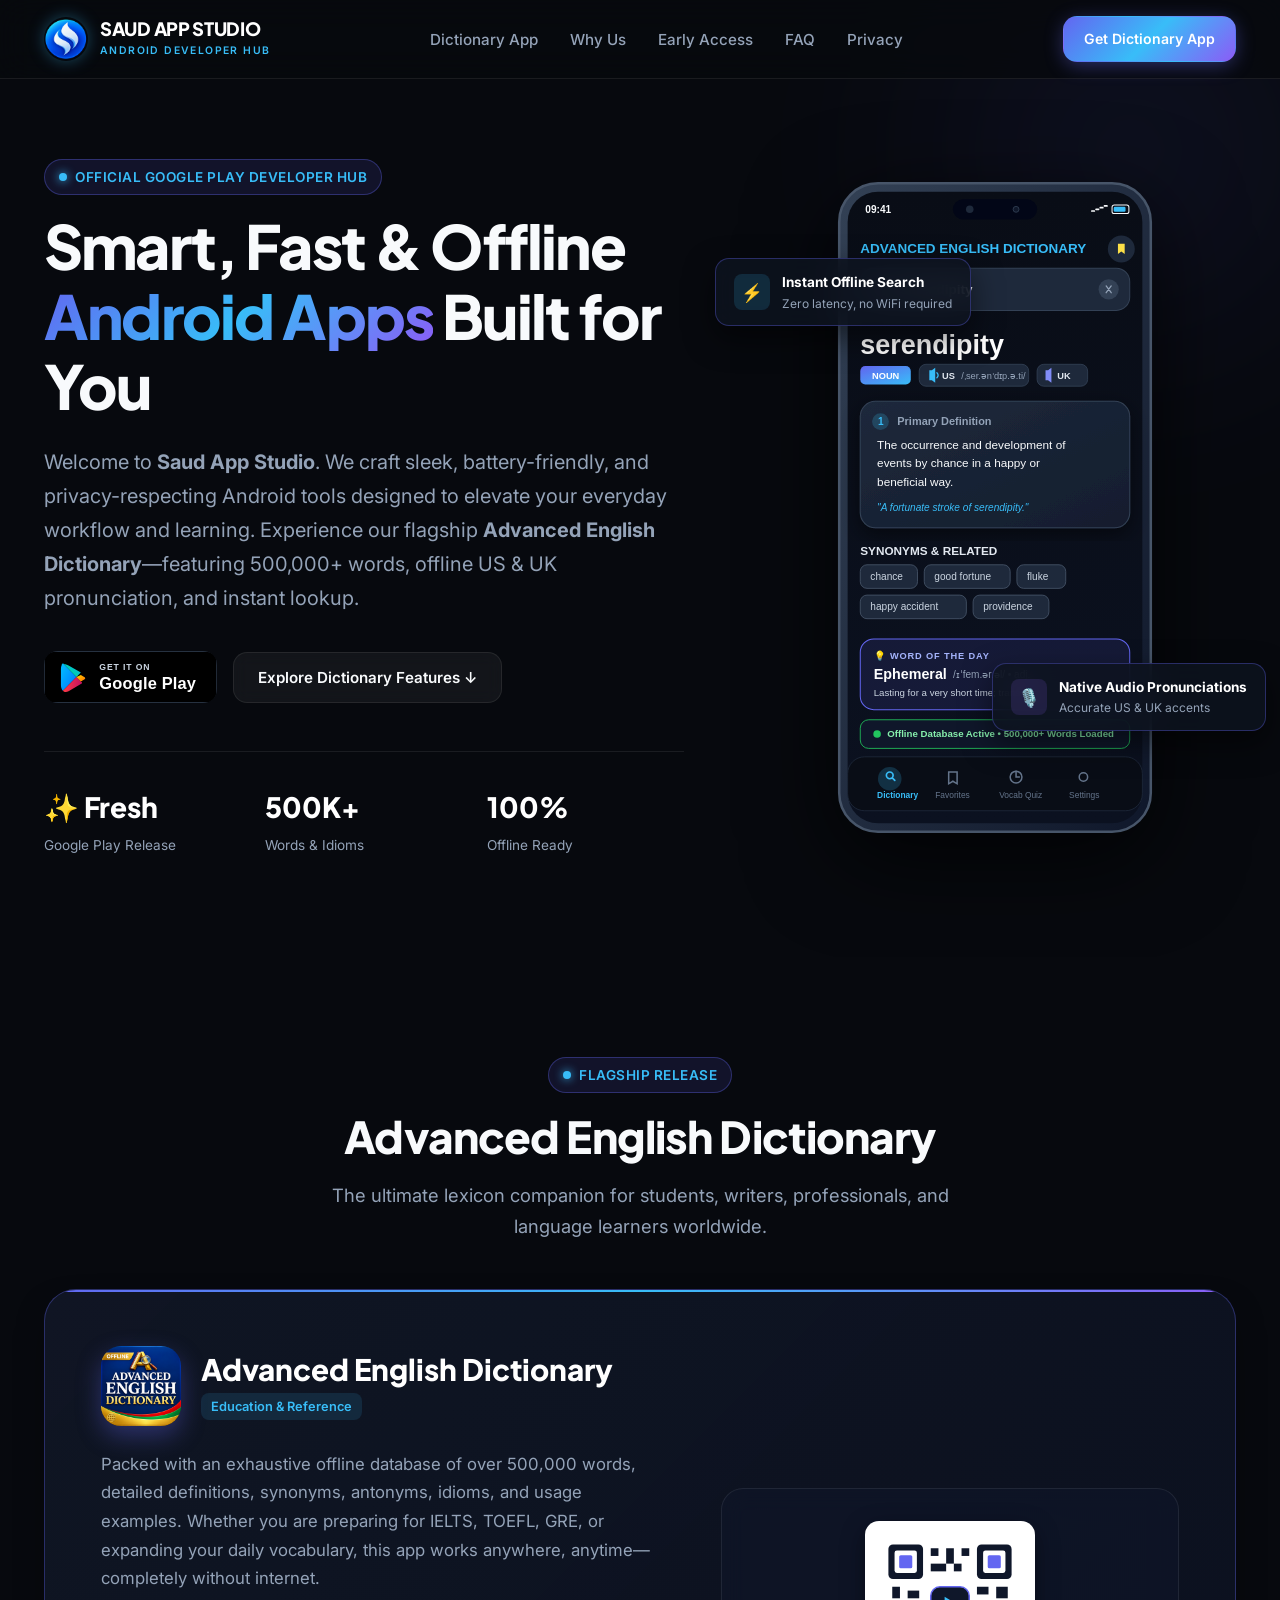
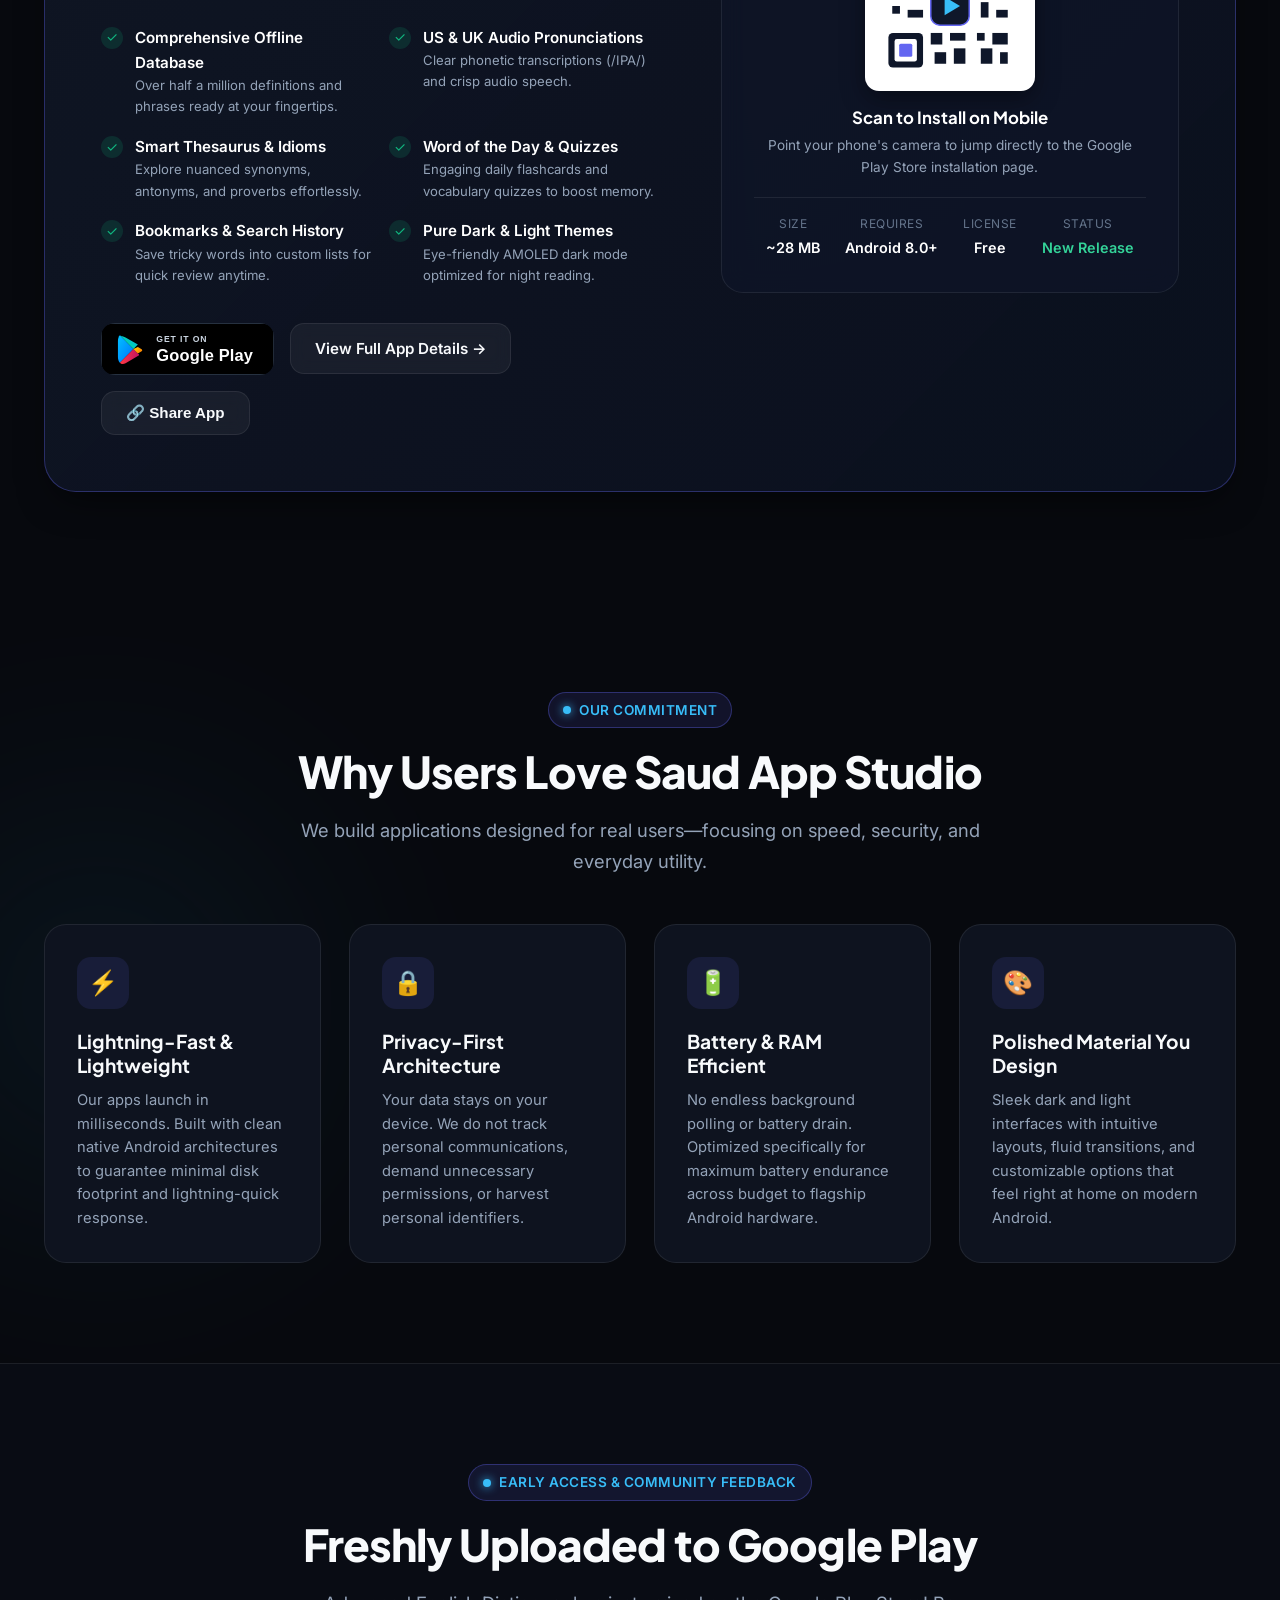
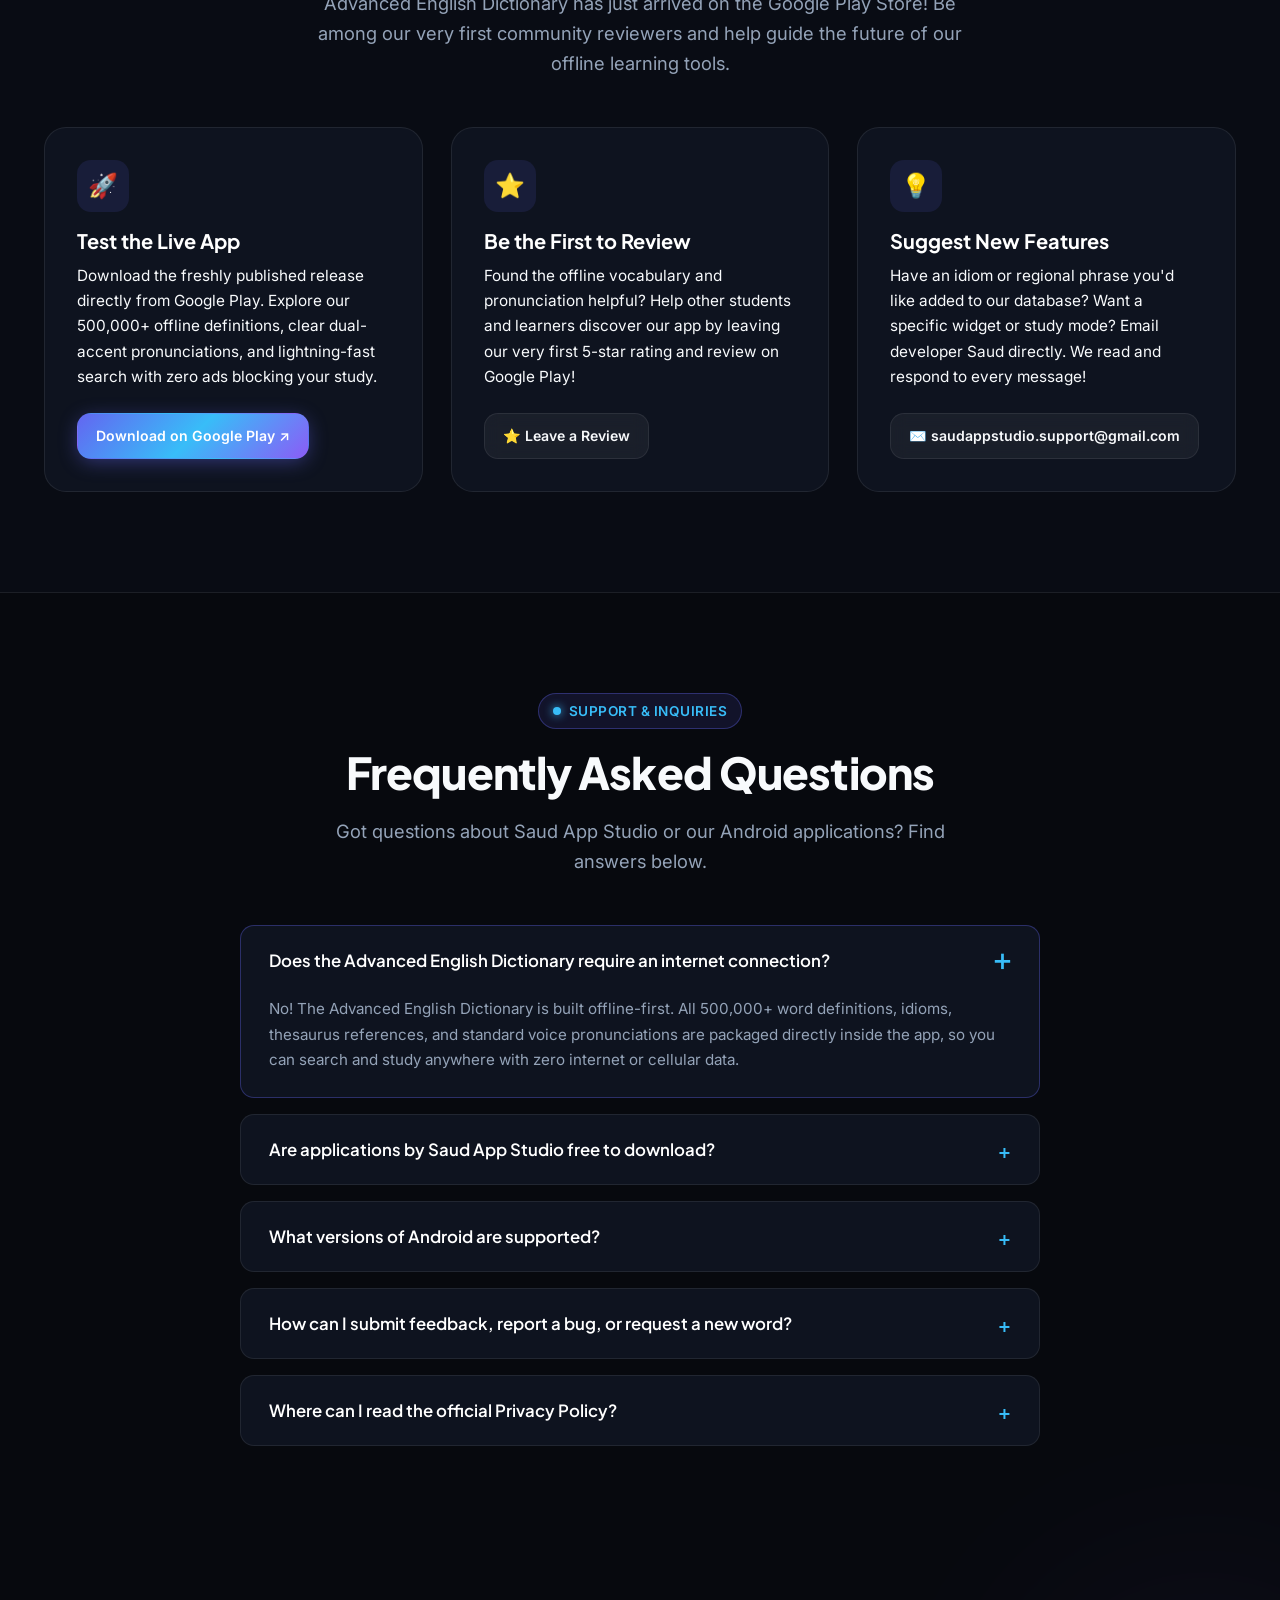
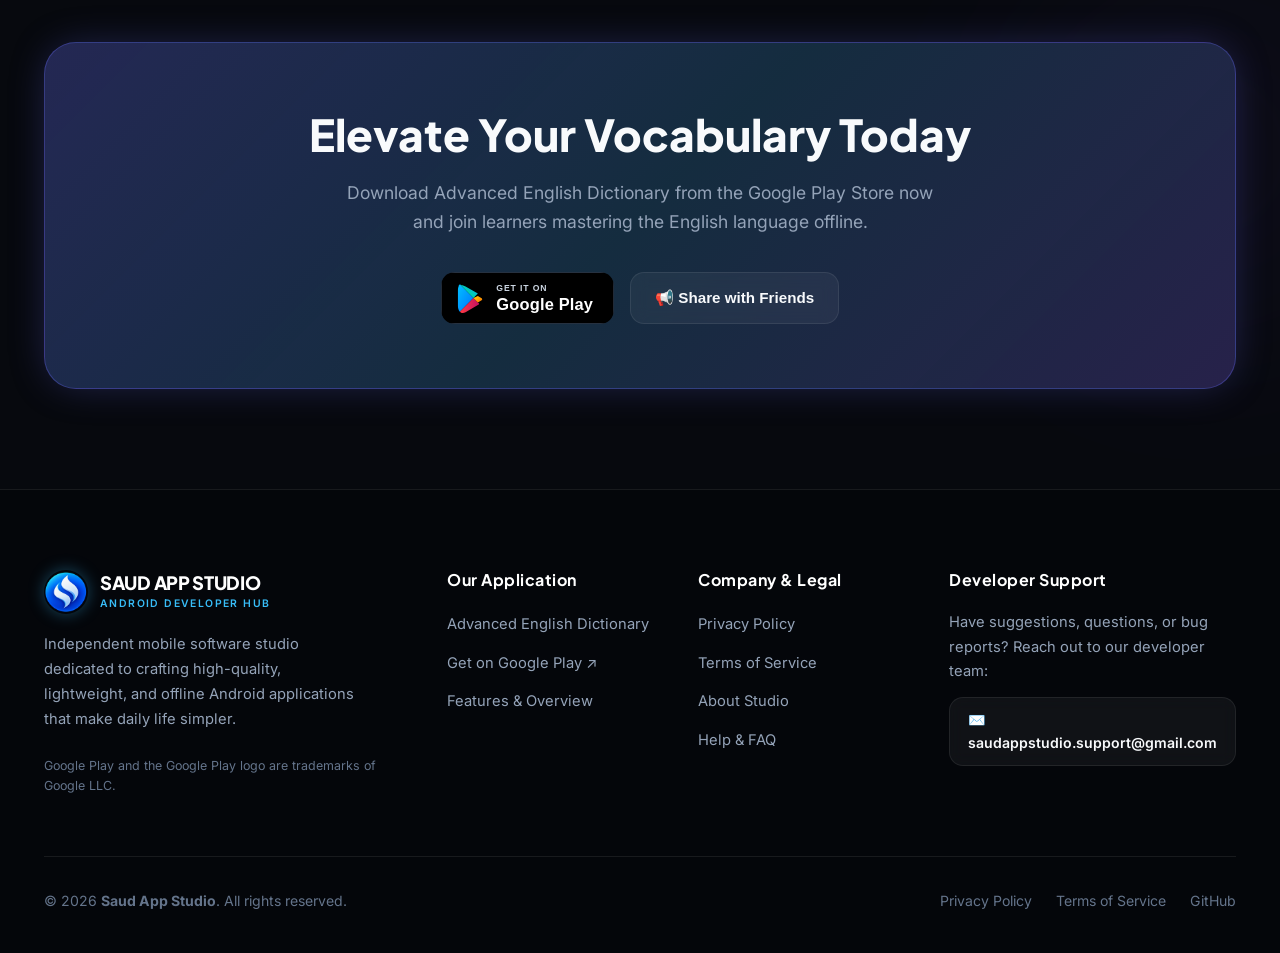
<file: index.html>
<!DOCTYPE html>
<html lang="en">
<head>
  <meta charset="UTF-8">
  <meta name="viewport" content="width=device-width, initial-scale=1.0">
  <title>Saud App Studio | Modern &amp; Powerful Android Apps</title>
  
  <!-- Meta Descriptions & SEO -->
  <meta name="description" content="Saud App Studio develops fast, offline-first, high-performance Android applications. Download our flagship Advanced English Dictionary with 500,000+ offline words, audio pronunciations, and vocabulary tools.">
  <meta name="keywords" content="Saud App Studio, Advanced English Dictionary, Android Apps, Offline English Dictionary, Google Play Console, English Vocabulary Builder, Mobile Utilities">
  <meta name="author" content="Saud App Studio">
  <meta name="theme-color" content="#07090e">
  <link rel="canonical" href="https://saudappstudio.github.io/">

  <!-- Open Graph / Facebook / WhatsApp -->
  <meta property="og:type" content="website">
  <meta property="og:url" content="https://saudappstudio.github.io/">
  <meta property="og:title" content="Saud App Studio | Official Android Developer Showcase">
  <meta property="og:description" content="Discover smart, fast, and offline Android apps by Saud App Studio. Download the Advanced English Dictionary today.">
  <meta property="og:image" content="assets/images/app-icon-dictionary.svg">

  <!-- Twitter Meta Tags -->
  <meta name="twitter:card" content="summary_large_image">
  <meta name="twitter:title" content="Saud App Studio | Modern Android Apps">
  <meta name="twitter:description" content="Download Advanced English Dictionary &amp; discover upcoming Android utilities from Saud App Studio.">
  <meta name="twitter:image" content="assets/images/app-icon-dictionary.svg">

  <!-- Favicon -->
  <link rel="icon" type="image/png" href="assets/images/play_console_logo.png">

  <!-- Stylesheet -->
  <link rel="stylesheet" href="assets/css/style.css">

  <!-- Structured Data (JSON-LD) for Search Engines -->
  <script type="application/ld+json">
  {
    "@context": "https://schema.org",
    "@graph": [
      {
        "@type": "Organization",
        "name": "Saud App Studio",
        "url": "https://saudappstudio.github.io/",
        "logo": "https://saudappstudio.github.io/assets/images/play_console_logo.png",
        "email": "saudappstudio.support@gmail.com",
        "description": "Android developer studio creating fast, offline, and reliable mobile applications."
      },
      {
        "@type": "SoftwareApplication",
        "name": "Advanced English Dictionary",
        "operatingSystem": "Android",
        "applicationCategory": "EducationalApplication",
        "offers": {
          "@type": "Offer",
          "price": "0",
          "priceCurrency": "USD"
        }
      }
    ]
  }
  </script>
</head>
<body>

  <!-- Ambient Glowing Background Accents -->
  <div class="bg-ambient-orb orb-1"></div>
  <div class="bg-ambient-orb orb-2"></div>
  <div class="bg-ambient-orb orb-3"></div>

  <!-- Header & Navigation -->
  <header class="site-nav">
    <div class="container nav-inner">
      <a href="index.html" class="nav-brand" aria-label="Saud App Studio Homepage">
        <img src="assets/images/play_console_logo.png" alt="Saud App Studio Logo" class="nav-logo-icon">
        <div class="nav-brand-text">
          <span class="nav-brand-title">SAUD APP STUDIO</span>
          <span class="nav-brand-sub">Android Developer Hub</span>
        </div>
      </a>

      <nav>
        <ul class="nav-menu">
          <li><a href="#featured" class="nav-link">Dictionary App</a></li>
          <li><a href="#why-us" class="nav-link">Why Us</a></li>
          <li><a href="#reviews" class="nav-link">Early Access</a></li>
          <li><a href="#faq" class="nav-link">FAQ</a></li>
          <li><a href="privacy-policy.html" class="nav-link">Privacy</a></li>
        </ul>
      </nav>

      <div class="nav-actions">
        <a href="#featured" class="btn btn-primary" style="padding: 10px 20px; font-size: 0.88rem;">
          Get Dictionary App
        </a>
        <button class="mobile-toggle" aria-label="Toggle navigation menu">☰</button>
      </div>
    </div>
  </header>

  <!-- Hero Section -->
  <section class="hero-section">
    <div class="container">
      <div class="hero-grid">
        <div class="hero-content">
          <div class="section-tag">
            <span class="dot"></span>
            <span>Official Google Play Developer Hub</span>
          </div>
          <h1 class="hero-title">
            Smart, Fast &amp; Offline <br>
            <span class="gradient-text">Android Apps</span> Built for You
          </h1>
          <p class="hero-description">
            Welcome to <strong>Saud App Studio</strong>. We craft sleek, battery-friendly, and privacy-respecting Android tools designed to elevate your everyday workflow and learning. Experience our flagship <strong>Advanced English Dictionary</strong>—featuring 500,000+ words, offline US &amp; UK pronunciation, and instant lookup.
          </p>

          <div class="hero-cta-group">
            <a href="https://play.google.com/store/apps/details?id=com.saudappstudio.advancedenglishdictionary" target="_blank" rel="noopener noreferrer" class="btn-playstore" aria-label="Download Advanced English Dictionary on Google Play">
              <img src="assets/images/google-play-badge.svg" alt="Get it on Google Play">
            </a>
            <a href="#featured" class="btn btn-secondary">
              Explore Dictionary Features ↓
            </a>
          </div>

          <div class="hero-metrics">
            <div class="metric-item">
              <div class="metric-number">✨ Fresh</div>
              <div class="metric-label">Google Play Release</div>
            </div>
            <div class="metric-item">
              <div class="metric-number">500K+</div>
              <div class="metric-label">Words &amp; Idioms</div>
            </div>
            <div class="metric-item">
              <div class="metric-number">100%</div>
              <div class="metric-label">Offline Ready</div>
            </div>
          </div>
        </div>

        <!-- Phone Visual with Floating Badges -->
        <div class="hero-visual">
          <div class="floating-badge badge-top-left">
            <div class="badge-icon blue">⚡</div>
            <div>
              <div class="badge-text-title">Instant Offline Search</div>
              <div class="badge-text-sub">Zero latency, no WiFi required</div>
            </div>
          </div>

          <div class="mockup-wrapper">
            <img src="assets/images/phone-screen-dictionary.svg" alt="Advanced English Dictionary App Interface Mockup" class="mockup-screen-img">
          </div>

          <div class="floating-badge badge-bottom-right">
            <div class="badge-icon purple">🎙️</div>
            <div>
              <div class="badge-text-title">Native Audio Pronunciations</div>
              <div class="badge-text-sub">Accurate US &amp; UK accents</div>
            </div>
          </div>
        </div>
      </div>
    </div>
  </section>

  <!-- Featured App Spotlight: Advanced English Dictionary -->
  <section class="featured-app-section" id="featured">
    <div class="container">
      <div class="text-center" style="margin-bottom: 40px;">
        <div class="section-tag">
          <span class="dot"></span>
          <span>Flagship Release</span>
        </div>
        <h2 class="section-title">Advanced English Dictionary</h2>
        <p class="section-subtitle">
          The ultimate lexicon companion for students, writers, professionals, and language learners worldwide.
        </p>
      </div>

      <div class="spotlight-card">
        <div class="spotlight-grid">
          <div>
            <div class="app-identity-header">
              <img src="assets/images/AdvancedEnglishDictionary.png" alt="Advanced English Dictionary Icon" class="app-icon-lg">
              <div class="app-title-group">
                <h3>Advanced English Dictionary</h3>
                <span class="app-category-badge">Education &amp; Reference</span>
              </div>
            </div>

            <p class="spotlight-description">
              Packed with an exhaustive offline database of over 500,000 words, detailed definitions, synonyms, antonyms, idioms, and usage examples. Whether you are preparing for IELTS, TOEFL, GRE, or expanding your daily vocabulary, this app works anywhere, anytime—completely without internet.
            </p>

            <ul class="feature-bullets">
              <li class="feature-bullet-item">
                <span class="bullet-check">✓</span>
                <div>
                  <strong class="bullet-title">Comprehensive Offline Database</strong>
                  <span class="bullet-desc">Over half a million definitions and phrases ready at your fingertips.</span>
                </div>
              </li>
              <li class="feature-bullet-item">
                <span class="bullet-check">✓</span>
                <div>
                  <strong class="bullet-title">US &amp; UK Audio Pronunciations</strong>
                  <span class="bullet-desc">Clear phonetic transcriptions (/IPA/) and crisp audio speech.</span>
                </div>
              </li>
              <li class="feature-bullet-item">
                <span class="bullet-check">✓</span>
                <div>
                  <strong class="bullet-title">Smart Thesaurus &amp; Idioms</strong>
                  <span class="bullet-desc">Explore nuanced synonyms, antonyms, and proverbs effortlessly.</span>
                </div>
              </li>
              <li class="feature-bullet-item">
                <span class="bullet-check">✓</span>
                <div>
                  <strong class="bullet-title">Word of the Day &amp; Quizzes</strong>
                  <span class="bullet-desc">Engaging daily flashcards and vocabulary quizzes to boost memory.</span>
                </div>
              </li>
              <li class="feature-bullet-item">
                <span class="bullet-check">✓</span>
                <div>
                  <strong class="bullet-title">Bookmarks &amp; Search History</strong>
                  <span class="bullet-desc">Save tricky words into custom lists for quick review anytime.</span>
                </div>
              </li>
              <li class="feature-bullet-item">
                <span class="bullet-check">✓</span>
                <div>
                  <strong class="bullet-title">Pure Dark &amp; Light Themes</strong>
                  <span class="bullet-desc">Eye-friendly AMOLED dark mode optimized for night reading.</span>
                </div>
              </li>
            </ul>

            <div class="spotlight-actions">
              <a href="https://play.google.com/store/apps/details?id=com.saudappstudio.advancedenglishdictionary" target="_blank" rel="noopener noreferrer" class="btn-playstore" aria-label="Install Advanced English Dictionary">
                <img src="assets/images/google-play-badge.svg" alt="Download on Google Play">
              </a>
              <a href="apps/advanced-english-dictionary.html" class="btn btn-secondary">
                View Full App Details →
              </a>
              <button class="btn btn-secondary" data-share-url="https://play.google.com/store/apps/details?id=com.saudappstudio.advancedenglishdictionary" data-share-title="Advanced English Dictionary by Saud App Studio">
                🔗 Share App
              </button>
            </div>
          </div>

          <!-- Quick Scan Install Box -->
          <div class="qr-install-card">
            <img src="assets/images/qr-placeholder.svg" alt="Scan QR Code to install app" class="qr-code-img">
            <h4 class="qr-title">Scan to Install on Mobile</h4>
            <p class="qr-subtitle">Point your phone's camera to jump directly to the Google Play Store installation page.</p>
            
            <div class="tech-spec-row">
              <div class="spec-item">
                <span class="label">Size</span>
                <span class="val">~28 MB</span>
              </div>
              <div class="spec-item">
                <span class="label">Requires</span>
                <span class="val">Android 8.0+</span>
              </div>
              <div class="spec-item">
                <span class="label">License</span>
                <span class="val">Free</span>
              </div>
              <div class="spec-item">
                <span class="label">Status</span>
                <span class="val" style="color: #34d399;">New Release</span>
              </div>
            </div>
          </div>
        </div>
      </div>
    </div>
  </section>



  <!-- Studio Principles / Why Choose Us -->
  <section class="studio-features-section" id="why-us">
    <div class="container">
      <div class="text-center">
        <div class="section-tag">
          <span class="dot"></span>
          <span>Our Commitment</span>
        </div>
        <h2 class="section-title">Why Users Love Saud App Studio</h2>
        <p class="section-subtitle">
          We build applications designed for real users—focusing on speed, security, and everyday utility.
        </p>
      </div>

      <div class="principles-grid">
        <div class="principle-card">
          <div class="principle-icon">⚡</div>
          <h3 class="principle-title">Lightning-Fast &amp; Lightweight</h3>
          <p class="principle-desc">
            Our apps launch in milliseconds. Built with clean native Android architectures to guarantee minimal disk footprint and lightning-quick response.
          </p>
        </div>

        <div class="principle-card">
          <div class="principle-icon">🔒</div>
          <h3 class="principle-title">Privacy-First Architecture</h3>
          <p class="principle-desc">
            Your data stays on your device. We do not track personal communications, demand unnecessary permissions, or harvest personal identifiers.
          </p>
        </div>

        <div class="principle-card">
          <div class="principle-icon">🔋</div>
          <h3 class="principle-title">Battery &amp; RAM Efficient</h3>
          <p class="principle-desc">
            No endless background polling or battery drain. Optimized specifically for maximum battery endurance across budget to flagship Android hardware.
          </p>
        </div>

        <div class="principle-card">
          <div class="principle-icon">🎨</div>
          <h3 class="principle-title">Polished Material You Design</h3>
          <p class="principle-desc">
            Sleek dark and light interfaces with intuitive layouts, fluid transitions, and customizable options that feel right at home on modern Android.
          </p>
        </div>
      </div>
    </div>
  </section>

  <!-- Early Access & Community Review Section -->
  <section class="reviews-section" id="reviews">
    <div class="container">
      <div class="text-center">
        <div class="section-tag">
          <span class="dot"></span>
          <span>Early Access &amp; Community Feedback</span>
        </div>
        <h2 class="section-title">Freshly Uploaded to Google Play</h2>
        <p class="section-subtitle">
          Advanced English Dictionary has just arrived on the Google Play Store! Be among our very first community reviewers and help guide the future of our offline learning tools.
        </p>
      </div>

      <div class="reviews-grid">
        <div class="review-card">
          <div class="principle-icon" style="margin-bottom: 16px; font-size: 1.5rem;">🚀</div>
          <h3 style="font-size: 1.25rem; font-weight: 700; color: #fff; margin-bottom: 10px;">Test the Live App</h3>
          <p class="review-text">
            Download the freshly published release directly from Google Play. Explore our 500,000+ offline definitions, clear dual-accent pronunciations, and lightning-fast search with zero ads blocking your study.
          </p>
          <div style="margin-top: auto;">
            <a href="https://play.google.com/store/apps/details?id=com.saudappstudio.advancedenglishdictionary" target="_blank" rel="noopener noreferrer" class="btn btn-primary" style="padding: 10px 18px; font-size: 0.88rem;">
              Download on Google Play ↗
            </a>
          </div>
        </div>

        <div class="review-card">
          <div class="principle-icon" style="margin-bottom: 16px; font-size: 1.5rem;">⭐</div>
          <h3 style="font-size: 1.25rem; font-weight: 700; color: #fff; margin-bottom: 10px;">Be the First to Review</h3>
          <p class="review-text">
            Found the offline vocabulary and pronunciation helpful? Help other students and learners discover our app by leaving our very first 5-star rating and review on Google Play!
          </p>
          <div style="margin-top: auto;">
            <a href="https://play.google.com/store/apps/details?id=com.saudappstudio.advancedenglishdictionary" target="_blank" rel="noopener noreferrer" class="btn btn-secondary" style="padding: 10px 18px; font-size: 0.88rem;">
              ⭐ Leave a Review
            </a>
          </div>
        </div>

        <div class="review-card">
          <div class="principle-icon" style="margin-bottom: 16px; font-size: 1.5rem;">💡</div>
          <h3 style="font-size: 1.25rem; font-weight: 700; color: #fff; margin-bottom: 10px;">Suggest New Features</h3>
          <p class="review-text">
            Have an idiom or regional phrase you'd like added to our database? Want a specific widget or study mode? Email developer Saud directly. We read and respond to every message!
          </p>
          <div style="margin-top: auto;">
            <a href="mailto:saudappstudio.support@gmail.com" class="btn btn-secondary" style="padding: 10px 18px; font-size: 0.88rem;">
              ✉️ saudappstudio.support@gmail.com
            </a>
          </div>
        </div>
      </div>
    </div>
  </section>

  <!-- FAQ Section -->
  <section class="faq-section" id="faq">
    <div class="container">
      <div class="text-center">
        <div class="section-tag">
          <span class="dot"></span>
          <span>Support &amp; Inquiries</span>
        </div>
        <h2 class="section-title">Frequently Asked Questions</h2>
        <p class="section-subtitle">
          Got questions about Saud App Studio or our Android applications? Find answers below.
        </p>
      </div>

      <div class="faq-wrapper">
        <div class="faq-item active">
          <button class="faq-question">
            Does the Advanced English Dictionary require an internet connection?
            <span class="faq-icon">✕</span>
          </button>
          <div class="faq-answer">
            <p>
              No! The Advanced English Dictionary is built offline-first. All 500,000+ word definitions, idioms, thesaurus references, and standard voice pronunciations are packaged directly inside the app, so you can search and study anywhere with zero internet or cellular data.
            </p>
          </div>
        </div>

        <div class="faq-item">
          <button class="faq-question">
            Are applications by Saud App Studio free to download?
            <span class="faq-icon">+</span>
          </button>
          <div class="faq-answer">
            <p>
              Yes, our flagship Advanced English Dictionary is 100% free to download on the Google Play Store. We believe in providing accessible, high-quality educational and utility software to learners worldwide.
            </p>
          </div>
        </div>

        <div class="faq-item">
          <button class="faq-question">
            What versions of Android are supported?
            <span class="faq-icon">+</span>
          </button>
          <div class="faq-answer">
            <p>
              Our apps support Android 8.0 (Oreo) and above, through Android 14 and Android 15. We test rigorously across multiple screen dimensions, foldable displays, and tablet formats to ensure a seamless experience.
            </p>
          </div>
        </div>

        <div class="faq-item">
          <button class="faq-question">
            How can I submit feedback, report a bug, or request a new word?
            <span class="faq-icon">+</span>
          </button>
          <div class="faq-answer">
            <p>
              We love hearing from our community! You can email our developer team directly at <a href="mailto:saudappstudio.support@gmail.com" style="color: var(--accent-cyan);">saudappstudio.support@gmail.com</a> or leave a review on our Google Play Console store listing.
            </p>
          </div>
        </div>

        <div class="faq-item">
          <button class="faq-question">
            Where can I read the official Privacy Policy?
            <span class="faq-icon">+</span>
          </button>
          <div class="faq-answer">
            <p>
              You can read our complete, Google Play-compliant privacy policy at any time on our dedicated <a href="privacy-policy.html" style="color: var(--accent-cyan);">Privacy Policy Page</a>. We uphold strict transparency standards.
            </p>
          </div>
        </div>
      </div>
    </div>
  </section>

  <!-- CTA Banner -->
  <section class="cta-banner-section">
    <div class="container">
      <div class="cta-banner">
        <h2 class="cta-banner-title">Elevate Your Vocabulary Today</h2>
        <p class="cta-banner-sub">
          Download Advanced English Dictionary from the Google Play Store now and join learners mastering the English language offline.
        </p>
        <div style="display: flex; justify-content: center; gap: 16px; flex-wrap: wrap;">
          <a href="https://play.google.com/store/apps/details?id=com.saudappstudio.advancedenglishdictionary" target="_blank" rel="noopener noreferrer" class="btn-playstore" aria-label="Download on Google Play">
            <img src="assets/images/google-play-badge.svg" alt="Get it on Google Play">
          </a>
          <button class="btn btn-secondary" data-share-url="https://play.google.com/store/apps/details?id=com.saudappstudio.advancedenglishdictionary" data-share-title="Advanced English Dictionary - Saud App Studio">
            📢 Share with Friends
          </button>
        </div>
      </div>
    </div>
  </section>

  <!-- Footer -->
  <footer class="site-footer">
    <div class="container">
      <div class="footer-top-grid">
        <div>
          <div style="display: flex; align-items: center; gap: 12px; margin-bottom: 16px;">
            <img src="assets/images/play_console_logo.png" alt="Saud App Studio" class="nav-logo-icon">
            <div class="nav-brand-text">
              <span class="nav-brand-title">SAUD APP STUDIO</span>
              <span class="nav-brand-sub">Android Developer Hub</span>
            </div>
          </div>
          <p class="footer-brand-desc">
            Independent mobile software studio dedicated to crafting high-quality, lightweight, and offline Android applications that make daily life simpler.
          </p>
          <p class="footer-play-disclaimer">
            Google Play and the Google Play logo are trademarks of Google LLC.
          </p>
        </div>

        <div>
          <h4 class="footer-col-title">Our Application</h4>
          <ul class="footer-links">
            <li><a href="apps/advanced-english-dictionary.html">Advanced English Dictionary</a></li>
            <li><a href="https://play.google.com/store/apps/details?id=com.saudappstudio.advancedenglishdictionary" target="_blank" rel="noopener noreferrer">Get on Google Play ↗</a></li>
            <li><a href="#featured">Features &amp; Overview</a></li>
          </ul>
        </div>

        <div>
          <h4 class="footer-col-title">Company &amp; Legal</h4>
          <ul class="footer-links">
            <li><a href="privacy-policy.html">Privacy Policy</a></li>
            <li><a href="terms.html">Terms of Service</a></li>
            <li><a href="#why-us">About Studio</a></li>
            <li><a href="#faq">Help &amp; FAQ</a></li>
          </ul>
        </div>

        <div>
          <h4 class="footer-col-title">Developer Support</h4>
          <p style="color: var(--text-muted); font-size: 0.92rem; margin-bottom: 14px;">
            Have suggestions, questions, or bug reports? Reach out to our developer team:
          </p>
          <a href="mailto:saudappstudio.support@gmail.com" class="btn btn-secondary" style="font-size: 0.88rem; padding: 10px 18px; width: 100%;">
            ✉️ saudappstudio.support@gmail.com
          </a>
        </div>
      </div>

      <div class="footer-bottom">
        <p class="copyright">
          &copy; <span class="current-year">2026</span> <strong>Saud App Studio</strong>. All rights reserved.
        </p>
        <div class="footer-legal-links">
          <a href="privacy-policy.html">Privacy Policy</a>
          <a href="terms.html">Terms of Service</a>
          <a href="https://github.com/saudappstudio" target="_blank" rel="noopener noreferrer">GitHub</a>
        </div>
      </div>
    </div>
  </footer>

  <!-- Scripts -->
  <script src="assets/js/main.js"></script>
</body>
</html>
</file>
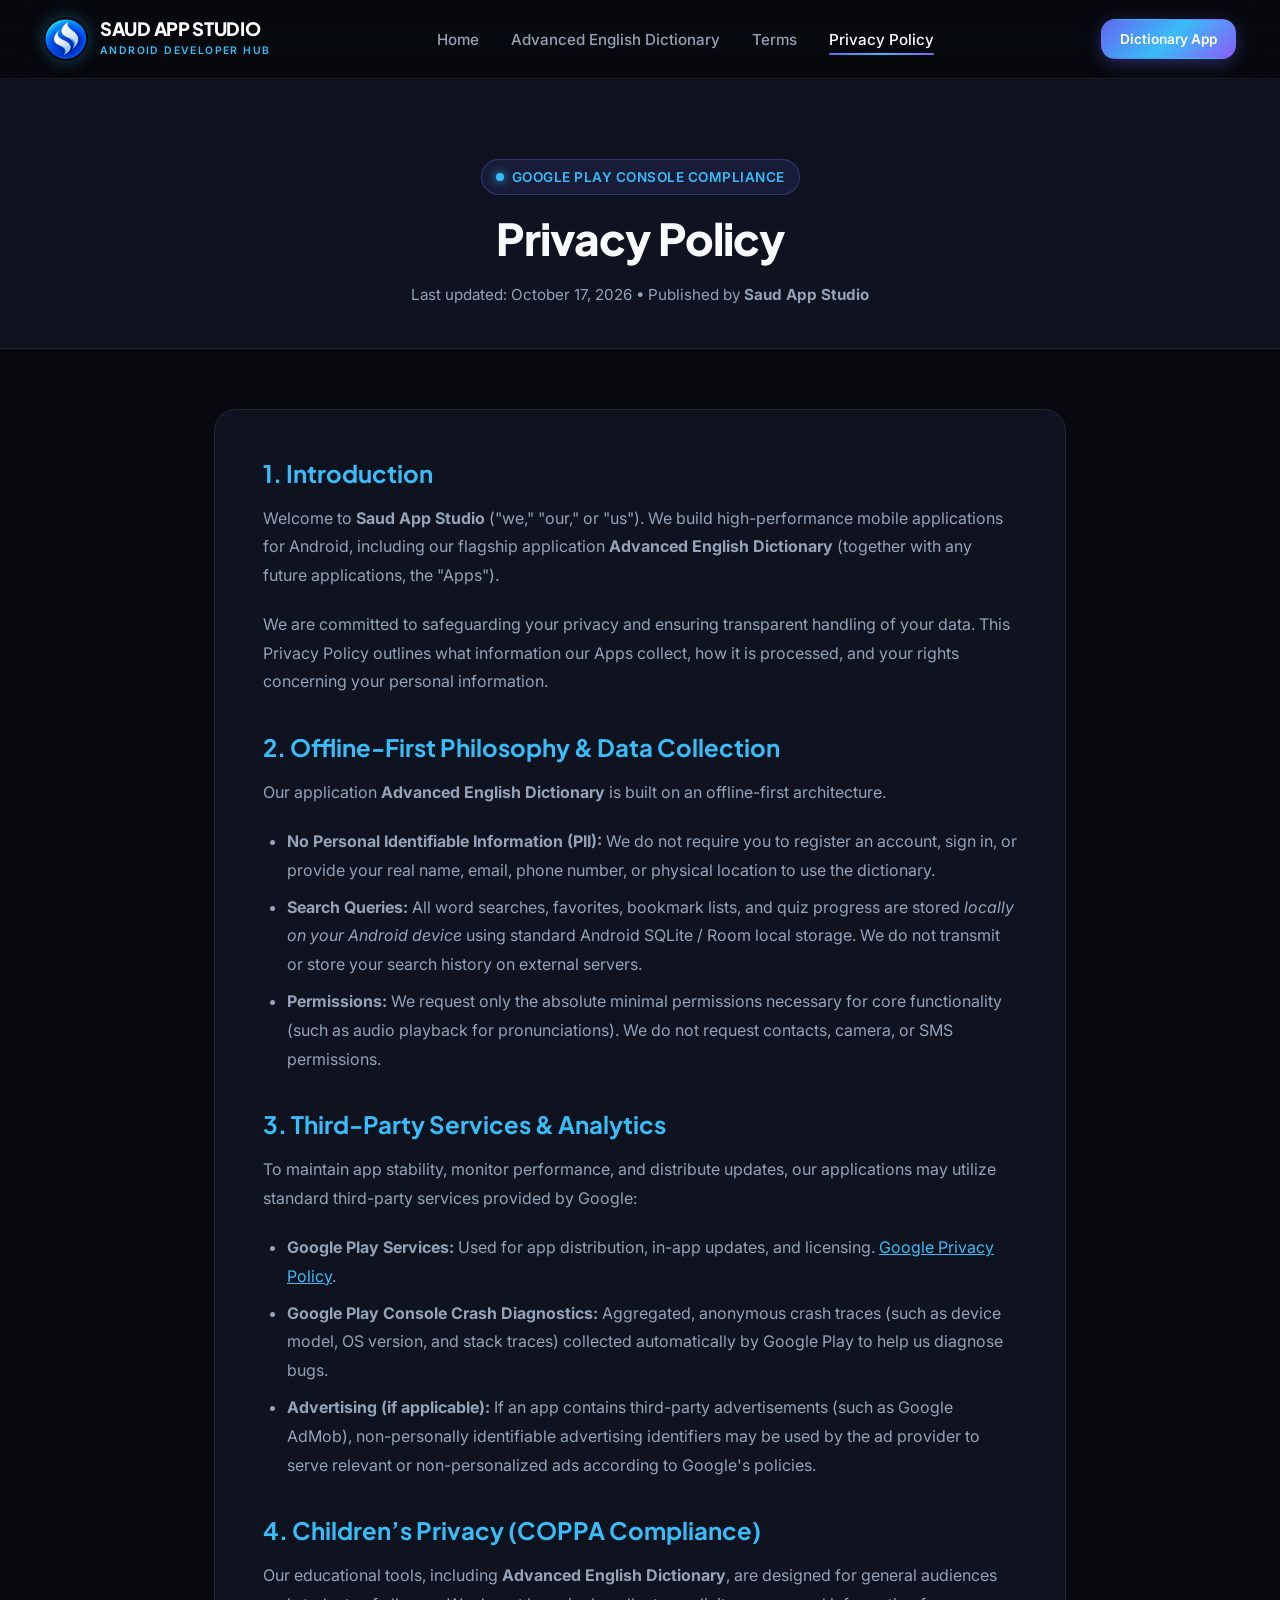
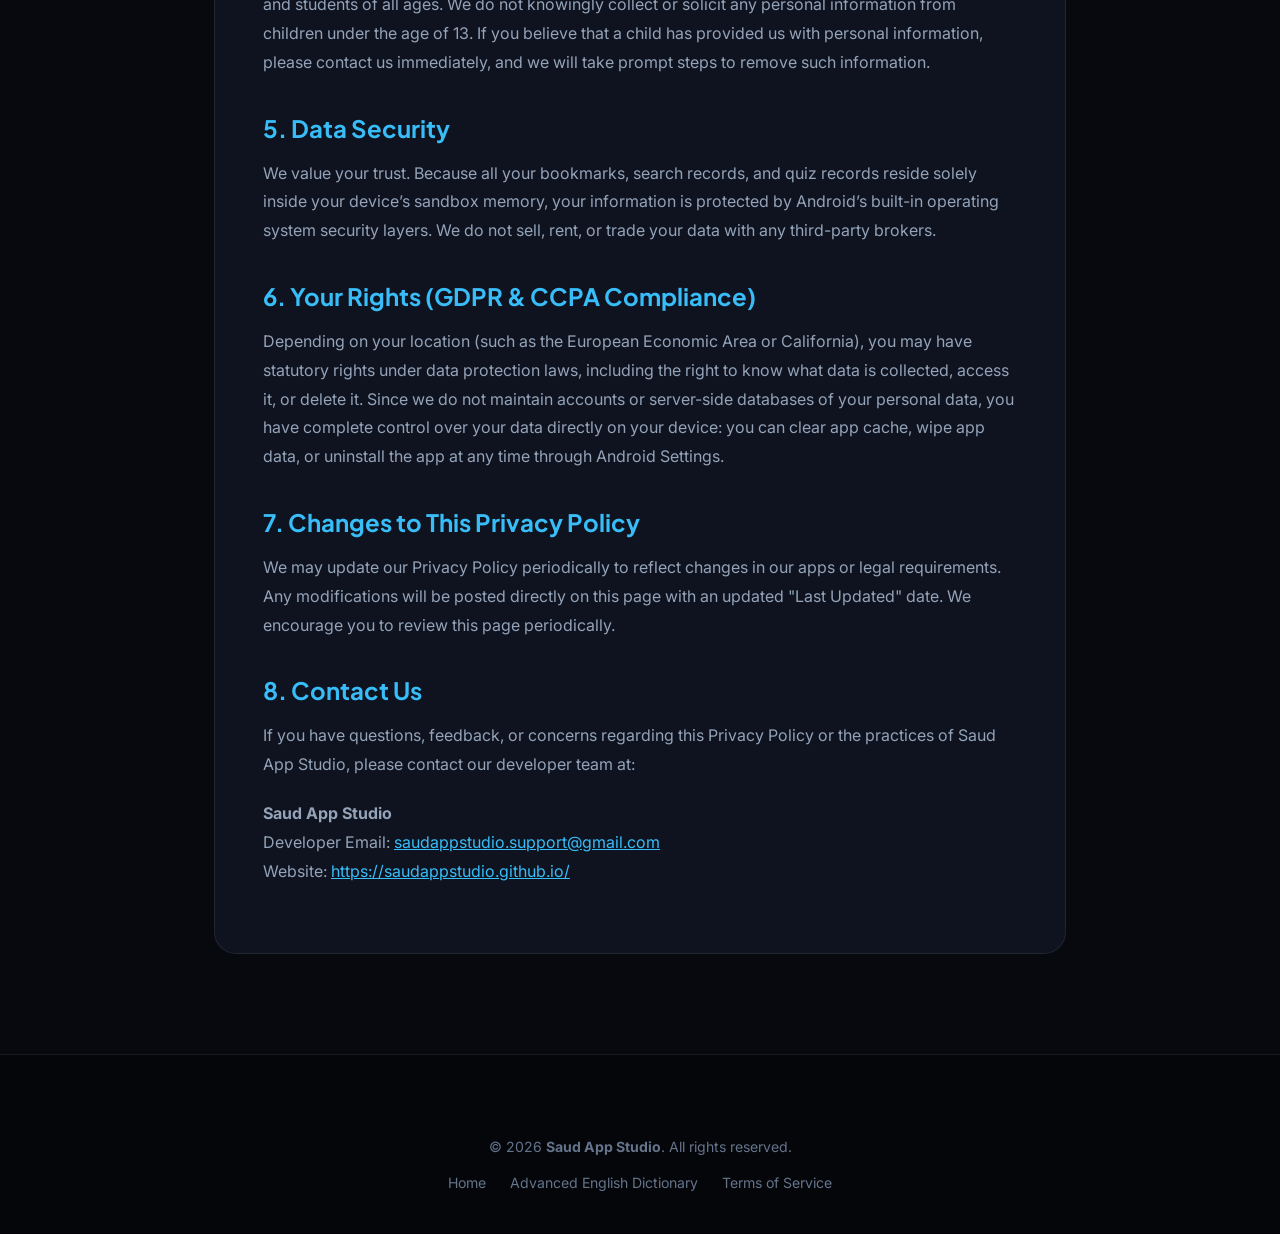
<file: privacy-policy.html>
<!DOCTYPE html>
<html lang="en">
<head>
  <meta charset="UTF-8">
  <meta name="viewport" content="width=device-width, initial-scale=1.0">
  <title>Privacy Policy | Saud App Studio</title>
  <meta name="description" content="Official Google Play compliant Privacy Policy for Saud App Studio and Advanced English Dictionary.">
  <meta name="robots" content="index, follow">
  <link rel="icon" type="image/png" href="assets/images/play_console_logo.png">
  <link rel="stylesheet" href="assets/css/style.css">
</head>
<body>

  <!-- Navigation -->
  <header class="site-nav">
    <div class="container nav-inner">
      <a href="index.html" class="nav-brand">
        <img src="assets/images/play_console_logo.png" alt="Saud App Studio" class="nav-logo-icon">
        <div class="nav-brand-text">
          <span class="nav-brand-title">SAUD APP STUDIO</span>
          <span class="nav-brand-sub">Android Developer Hub</span>
        </div>
      </a>
      <nav>
        <ul class="nav-menu">
          <li><a href="index.html" class="nav-link">Home</a></li>
          <li><a href="apps/advanced-english-dictionary.html" class="nav-link">Advanced English Dictionary</a></li>
          <li><a href="terms.html" class="nav-link">Terms</a></li>
          <li><a href="privacy-policy.html" class="nav-link active">Privacy Policy</a></li>
        </ul>
      </nav>
      <div class="nav-actions">
        <a href="apps/advanced-english-dictionary.html" class="btn btn-primary" style="padding: 8px 18px; font-size: 0.85rem;">
          Dictionary App
        </a>
        <button class="mobile-toggle" aria-label="Toggle navigation menu">☰</button>
      </div>
    </div>
  </header>

  <!-- Legal Header -->
  <section class="legal-header">
    <div class="container text-center">
      <div class="section-tag">
        <span class="dot"></span>
        <span>Google Play Console Compliance</span>
      </div>
      <h1 class="section-title">Privacy Policy</h1>
      <p style="color: var(--text-muted); font-size: 0.95rem;">
        Last updated: October 17, 2026 • Published by <strong>Saud App Studio</strong>
      </p>
    </div>
  </section>

  <!-- Legal Body Content -->
  <main class="legal-content">
    <div class="container" style="max-width: 900px;">
      <div class="legal-box">
        
        <h2>1. Introduction</h2>
        <p>
          Welcome to <strong>Saud App Studio</strong> ("we," "our," or "us"). We build high-performance mobile applications for Android, including our flagship application <strong>Advanced English Dictionary</strong> (together with any future applications, the "Apps").
        </p>
        <p>
          We are committed to safeguarding your privacy and ensuring transparent handling of your data. This Privacy Policy outlines what information our Apps collect, how it is processed, and your rights concerning your personal information.
        </p>

        <h2>2. Offline-First Philosophy &amp; Data Collection</h2>
        <p>
          Our application <strong>Advanced English Dictionary</strong> is built on an offline-first architecture. 
        </p>
        <ul>
          <li><strong>No Personal Identifiable Information (PII):</strong> We do not require you to register an account, sign in, or provide your real name, email, phone number, or physical location to use the dictionary.</li>
          <li><strong>Search Queries:</strong> All word searches, favorites, bookmark lists, and quiz progress are stored <em>locally on your Android device</em> using standard Android SQLite / Room local storage. We do not transmit or store your search history on external servers.</li>
          <li><strong>Permissions:</strong> We request only the absolute minimal permissions necessary for core functionality (such as audio playback for pronunciations). We do not request contacts, camera, or SMS permissions.</li>
        </ul>

        <h2>3. Third-Party Services &amp; Analytics</h2>
        <p>
          To maintain app stability, monitor performance, and distribute updates, our applications may utilize standard third-party services provided by Google:
        </p>
        <ul>
          <li>
            <strong>Google Play Services:</strong> Used for app distribution, in-app updates, and licensing. 
            <a href="https://policies.google.com/privacy" target="_blank" rel="noopener noreferrer">Google Privacy Policy</a>.
          </li>
          <li>
            <strong>Google Play Console Crash Diagnostics:</strong> Aggregated, anonymous crash traces (such as device model, OS version, and stack traces) collected automatically by Google Play to help us diagnose bugs.
          </li>
          <li>
            <strong>Advertising (if applicable):</strong> If an app contains third-party advertisements (such as Google AdMob), non-personally identifiable advertising identifiers may be used by the ad provider to serve relevant or non-personalized ads according to Google's policies.
          </li>
        </ul>

        <h2>4. Children’s Privacy (COPPA Compliance)</h2>
        <p>
          Our educational tools, including <strong>Advanced English Dictionary</strong>, are designed for general audiences and students of all ages. We do not knowingly collect or solicit any personal information from children under the age of 13. If you believe that a child has provided us with personal information, please contact us immediately, and we will take prompt steps to remove such information.
        </p>

        <h2>5. Data Security</h2>
        <p>
          We value your trust. Because all your bookmarks, search records, and quiz records reside solely inside your device’s sandbox memory, your information is protected by Android’s built-in operating system security layers. We do not sell, rent, or trade your data with any third-party brokers.
        </p>

        <h2>6. Your Rights (GDPR &amp; CCPA Compliance)</h2>
        <p>
          Depending on your location (such as the European Economic Area or California), you may have statutory rights under data protection laws, including the right to know what data is collected, access it, or delete it. Since we do not maintain accounts or server-side databases of your personal data, you have complete control over your data directly on your device: you can clear app cache, wipe app data, or uninstall the app at any time through Android Settings.
        </p>

        <h2>7. Changes to This Privacy Policy</h2>
        <p>
          We may update our Privacy Policy periodically to reflect changes in our apps or legal requirements. Any modifications will be posted directly on this page with an updated "Last Updated" date. We encourage you to review this page periodically.
        </p>

        <h2>8. Contact Us</h2>
        <p>
          If you have questions, feedback, or concerns regarding this Privacy Policy or the practices of Saud App Studio, please contact our developer team at:
        </p>
        <p>
          <strong>Saud App Studio</strong><br>
          Developer Email: <a href="mailto:saudappstudio.support@gmail.com">saudappstudio.support@gmail.com</a><br>
          Website: <a href="https://saudappstudio.github.io/">https://saudappstudio.github.io/</a>
        </p>

      </div>
    </div>
  </main>

  <!-- Footer -->
  <footer class="site-footer">
    <div class="container text-center">
      <p class="copyright">
        &copy; <span class="current-year">2026</span> <strong>Saud App Studio</strong>. All rights reserved.
      </p>
      <div class="footer-legal-links" style="justify-content: center; margin-top: 12px;">
        <a href="index.html">Home</a>
        <a href="apps/advanced-english-dictionary.html">Advanced English Dictionary</a>
        <a href="terms.html">Terms of Service</a>
      </div>
    </div>
  </footer>

  <script src="assets/js/main.js"></script>
</body>
</html>
</file>
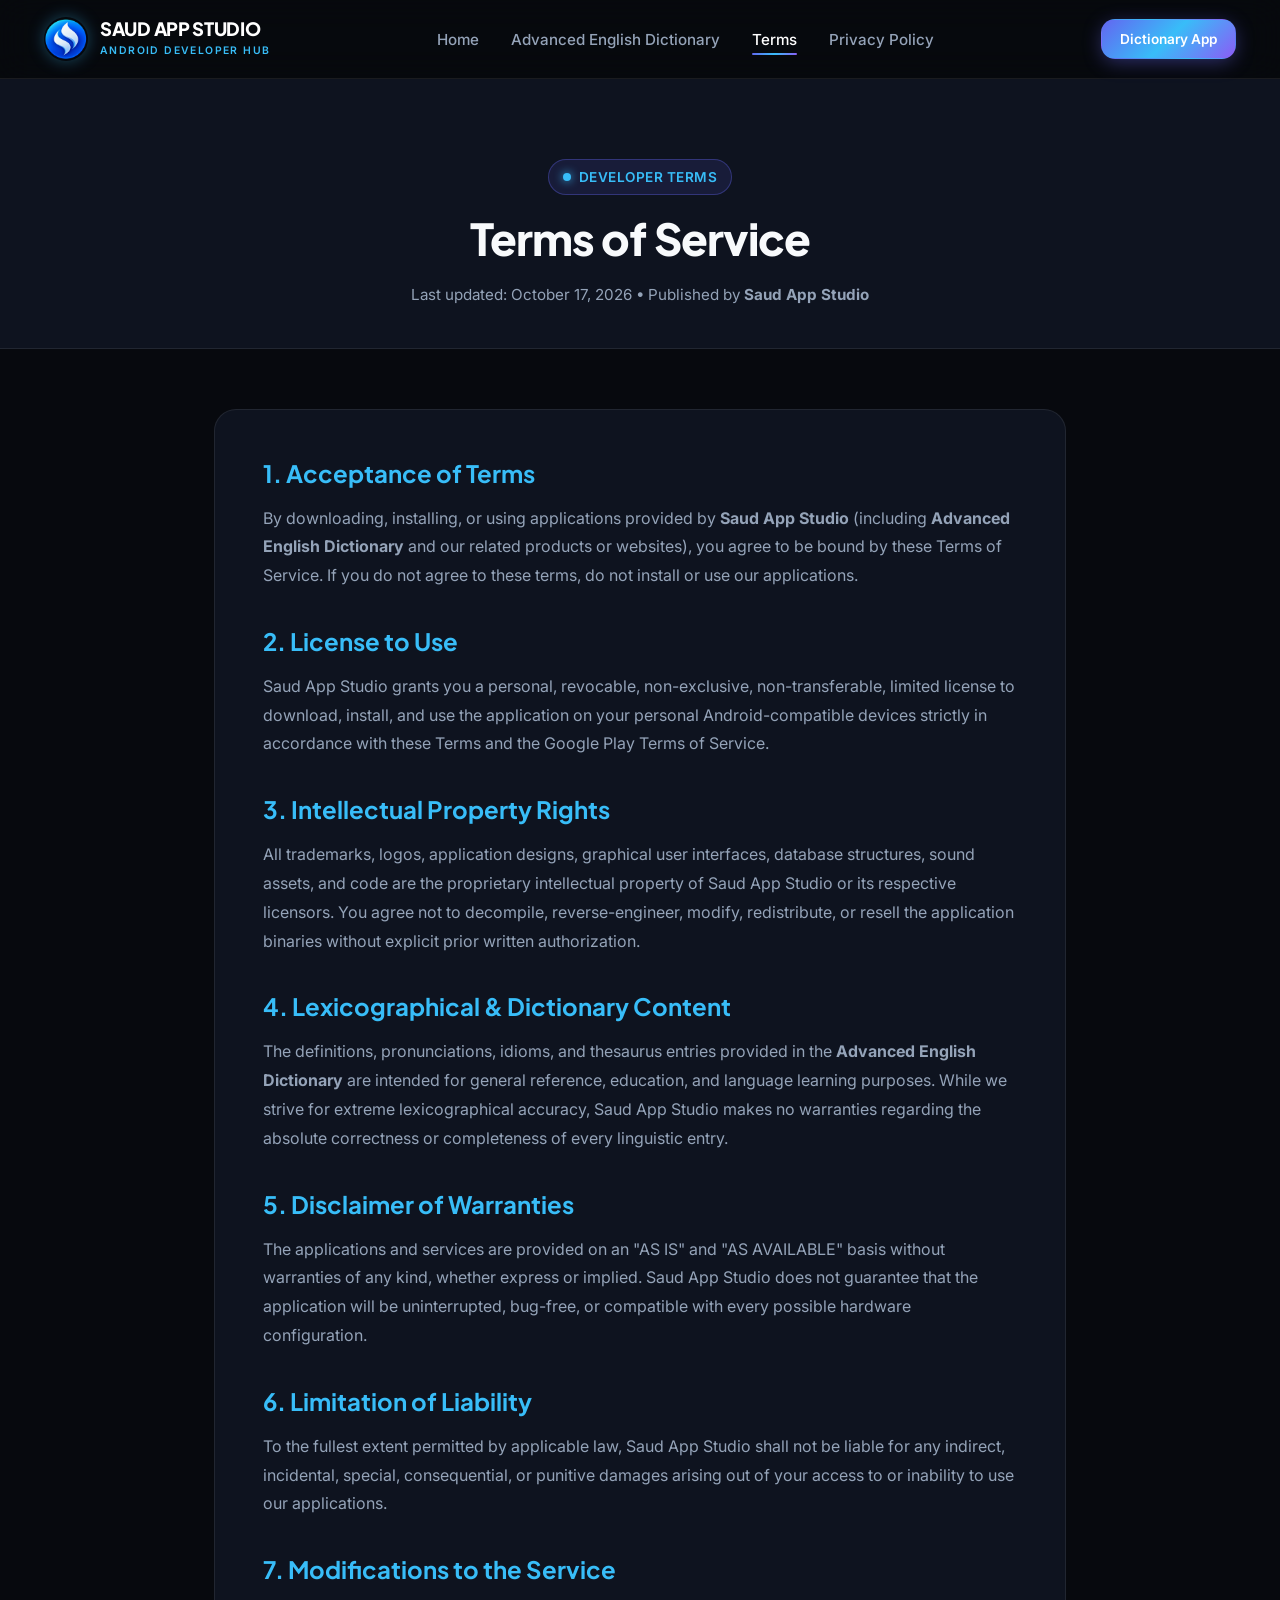
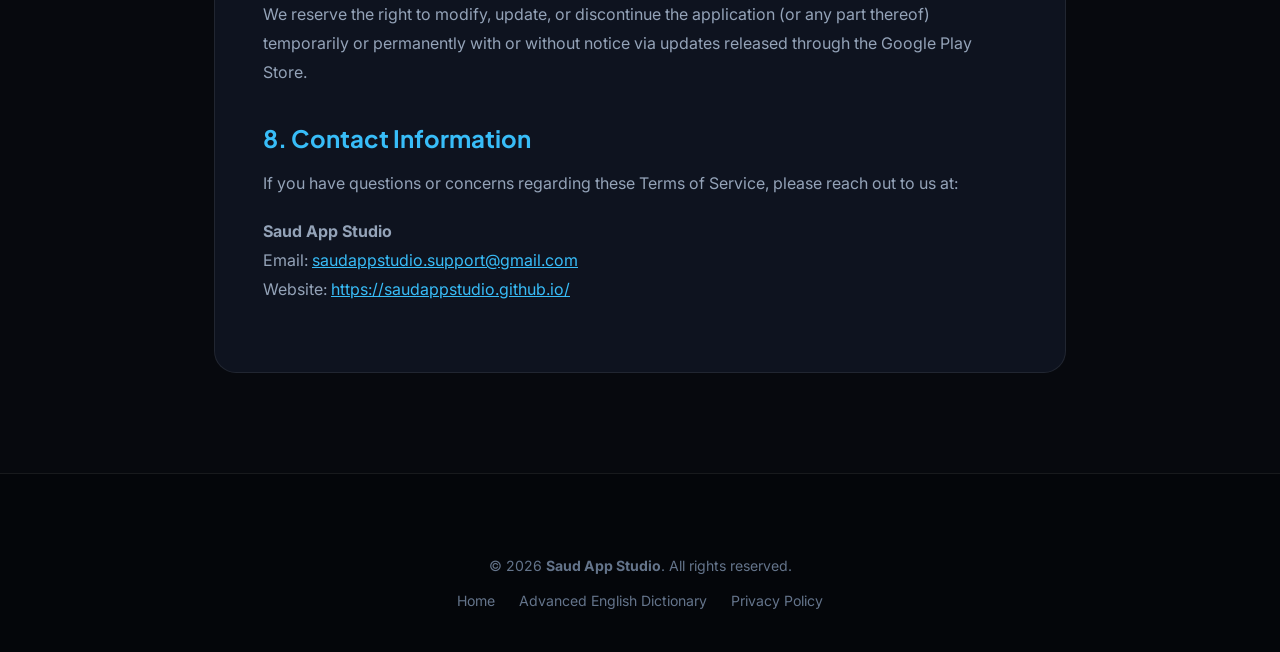
<file: terms.html>
<!DOCTYPE html>
<html lang="en">
<head>
  <meta charset="UTF-8">
  <meta name="viewport" content="width=device-width, initial-scale=1.0">
  <title>Terms of Service | Saud App Studio</title>
  <meta name="description" content="Terms of Service for Saud App Studio and Advanced English Dictionary.">
  <meta name="robots" content="index, follow">
  <link rel="icon" type="image/png" href="assets/images/play_console_logo.png">
  <link rel="stylesheet" href="assets/css/style.css">
</head>
<body>

  <!-- Navigation -->
  <header class="site-nav">
    <div class="container nav-inner">
      <a href="index.html" class="nav-brand">
        <img src="assets/images/play_console_logo.png" alt="Saud App Studio" class="nav-logo-icon">
        <div class="nav-brand-text">
          <span class="nav-brand-title">SAUD APP STUDIO</span>
          <span class="nav-brand-sub">Android Developer Hub</span>
        </div>
      </a>
      <nav>
        <ul class="nav-menu">
          <li><a href="index.html" class="nav-link">Home</a></li>
          <li><a href="apps/advanced-english-dictionary.html" class="nav-link">Advanced English Dictionary</a></li>
          <li><a href="terms.html" class="nav-link active">Terms</a></li>
          <li><a href="privacy-policy.html" class="nav-link">Privacy Policy</a></li>
        </ul>
      </nav>
      <div class="nav-actions">
        <a href="apps/advanced-english-dictionary.html" class="btn btn-primary" style="padding: 8px 18px; font-size: 0.85rem;">
          Dictionary App
        </a>
        <button class="mobile-toggle" aria-label="Toggle navigation menu">☰</button>
      </div>
    </div>
  </header>

  <!-- Legal Header -->
  <section class="legal-header">
    <div class="container text-center">
      <div class="section-tag">
        <span class="dot"></span>
        <span>Developer Terms</span>
      </div>
      <h1 class="section-title">Terms of Service</h1>
      <p style="color: var(--text-muted); font-size: 0.95rem;">
        Last updated: October 17, 2026 • Published by <strong>Saud App Studio</strong>
      </p>
    </div>
  </section>

  <!-- Legal Content -->
  <main class="legal-content">
    <div class="container" style="max-width: 900px;">
      <div class="legal-box">
        
        <h2>1. Acceptance of Terms</h2>
        <p>
          By downloading, installing, or using applications provided by <strong>Saud App Studio</strong> (including <strong>Advanced English Dictionary</strong> and our related products or websites), you agree to be bound by these Terms of Service. If you do not agree to these terms, do not install or use our applications.
        </p>

        <h2>2. License to Use</h2>
        <p>
          Saud App Studio grants you a personal, revocable, non-exclusive, non-transferable, limited license to download, install, and use the application on your personal Android-compatible devices strictly in accordance with these Terms and the Google Play Terms of Service.
        </p>

        <h2>3. Intellectual Property Rights</h2>
        <p>
          All trademarks, logos, application designs, graphical user interfaces, database structures, sound assets, and code are the proprietary intellectual property of Saud App Studio or its respective licensors. You agree not to decompile, reverse-engineer, modify, redistribute, or resell the application binaries without explicit prior written authorization.
        </p>

        <h2>4. Lexicographical &amp; Dictionary Content</h2>
        <p>
          The definitions, pronunciations, idioms, and thesaurus entries provided in the <strong>Advanced English Dictionary</strong> are intended for general reference, education, and language learning purposes. While we strive for extreme lexicographical accuracy, Saud App Studio makes no warranties regarding the absolute correctness or completeness of every linguistic entry.
        </p>

        <h2>5. Disclaimer of Warranties</h2>
        <p>
          The applications and services are provided on an "AS IS" and "AS AVAILABLE" basis without warranties of any kind, whether express or implied. Saud App Studio does not guarantee that the application will be uninterrupted, bug-free, or compatible with every possible hardware configuration.
        </p>

        <h2>6. Limitation of Liability</h2>
        <p>
          To the fullest extent permitted by applicable law, Saud App Studio shall not be liable for any indirect, incidental, special, consequential, or punitive damages arising out of your access to or inability to use our applications.
        </p>

        <h2>7. Modifications to the Service</h2>
        <p>
          We reserve the right to modify, update, or discontinue the application (or any part thereof) temporarily or permanently with or without notice via updates released through the Google Play Store.
        </p>

        <h2>8. Contact Information</h2>
        <p>
          If you have questions or concerns regarding these Terms of Service, please reach out to us at:
        </p>
        <p>
          <strong>Saud App Studio</strong><br>
          Email: <a href="mailto:saudappstudio.support@gmail.com">saudappstudio.support@gmail.com</a><br>
          Website: <a href="https://saudappstudio.github.io/">https://saudappstudio.github.io/</a>
        </p>

      </div>
    </div>
  </main>

  <!-- Footer -->
  <footer class="site-footer">
    <div class="container text-center">
      <p class="copyright">
        &copy; <span class="current-year">2026</span> <strong>Saud App Studio</strong>. All rights reserved.
      </p>
      <div class="footer-legal-links" style="justify-content: center; margin-top: 12px;">
        <a href="index.html">Home</a>
        <a href="apps/advanced-english-dictionary.html">Advanced English Dictionary</a>
        <a href="privacy-policy.html">Privacy Policy</a>
      </div>
    </div>
  </footer>

  <script src="assets/js/main.js"></script>
</body>
</html>
</file>
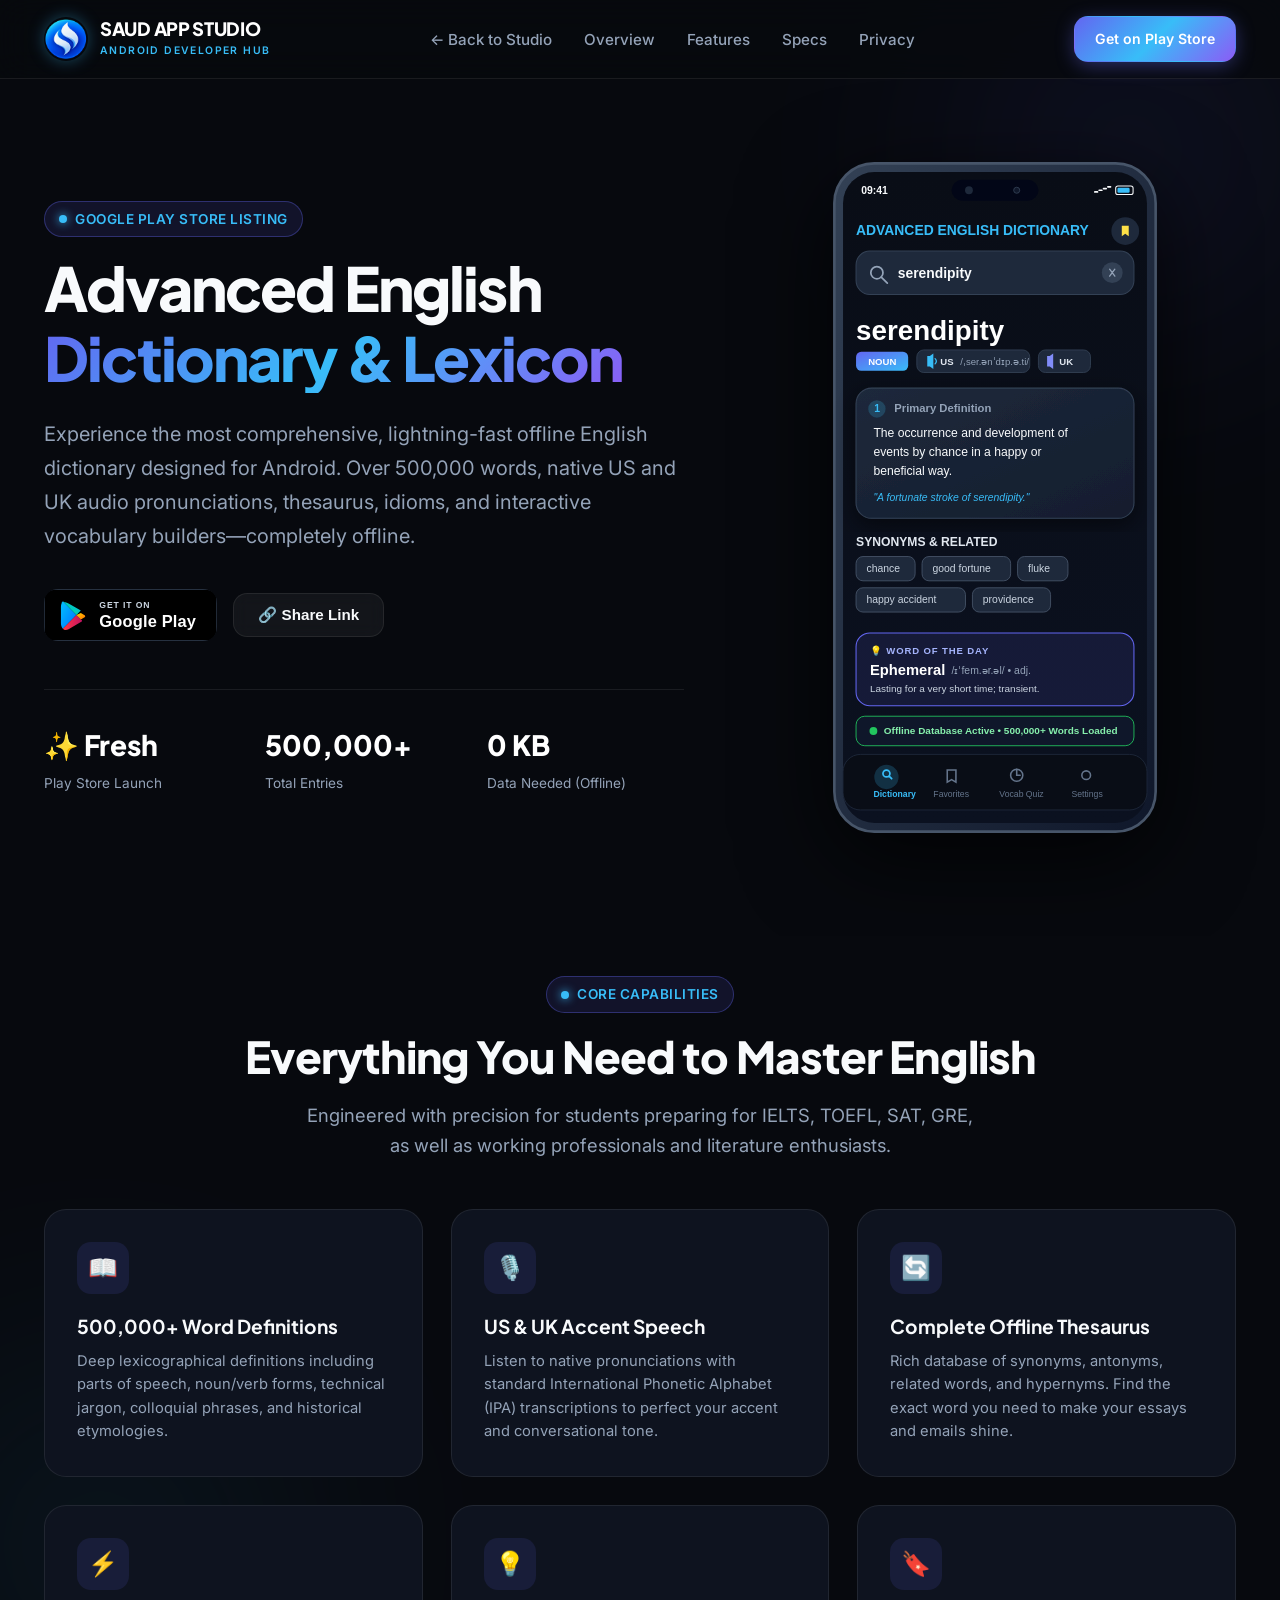
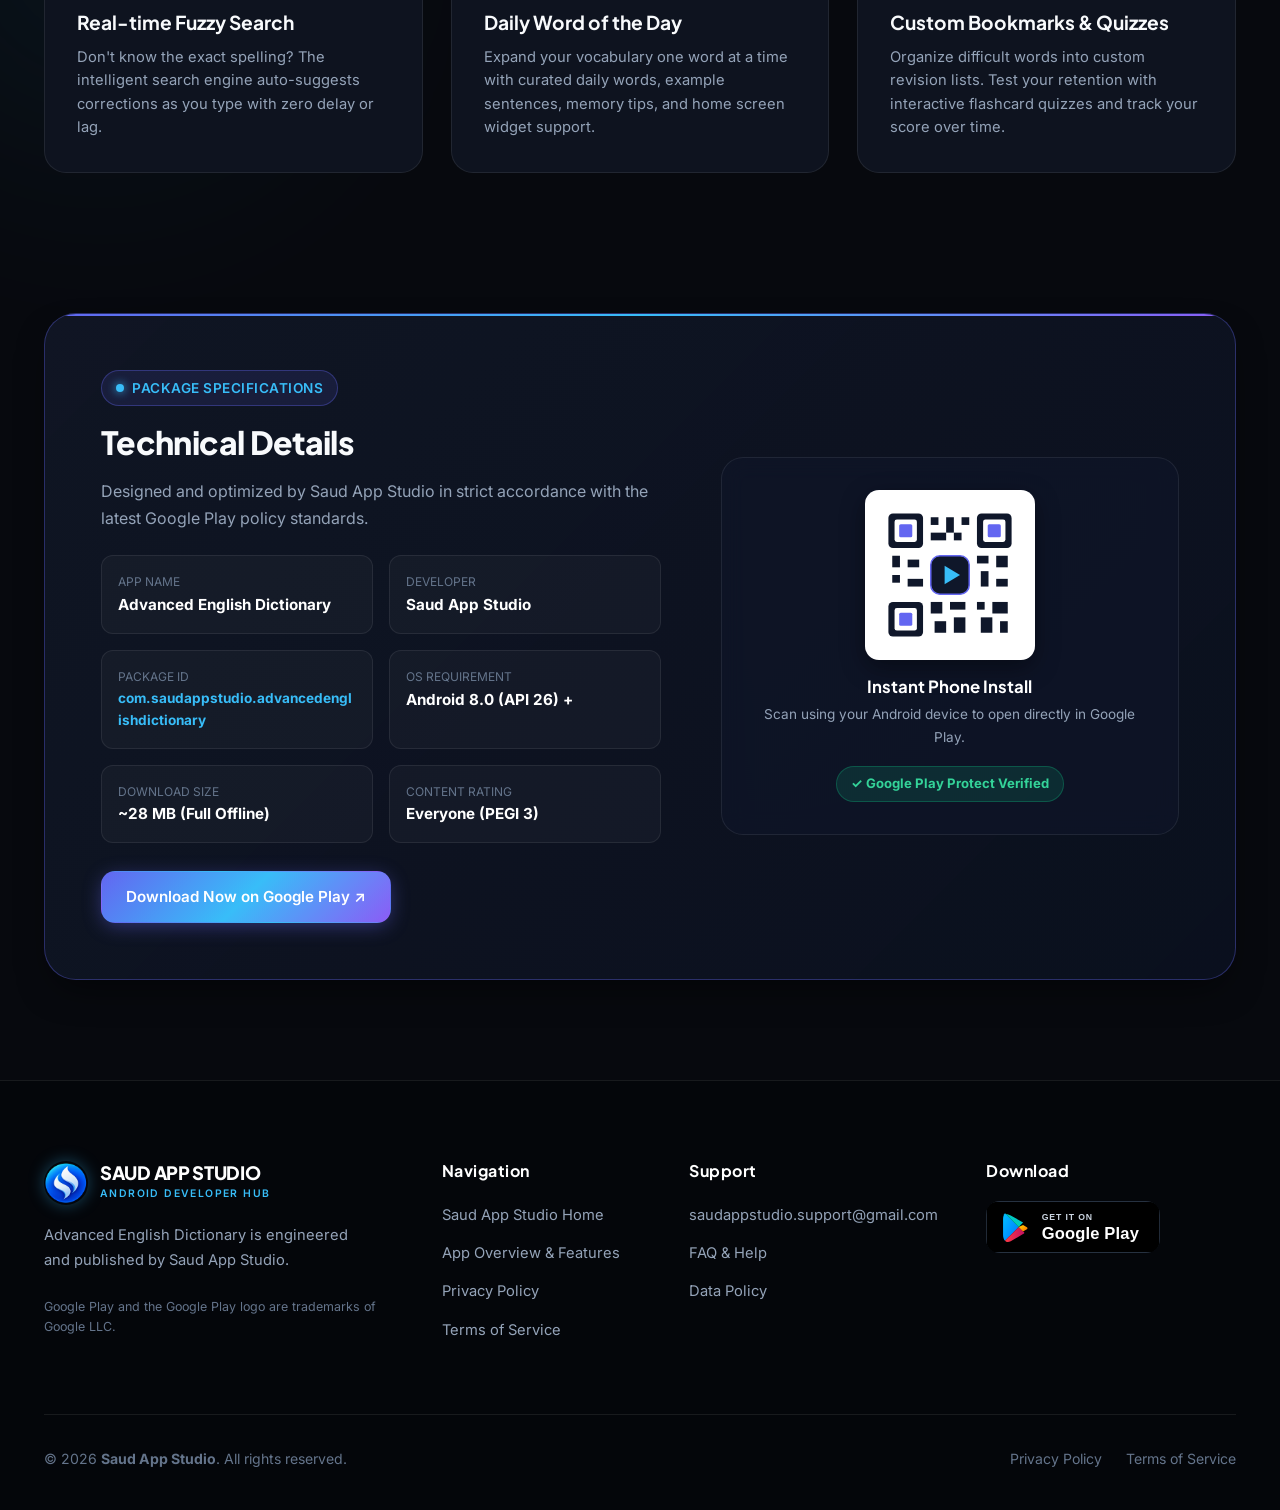
<file: apps/advanced-english-dictionary.html>
<!DOCTYPE html>
<html lang="en">
<head>
  <meta charset="UTF-8">
  <meta name="viewport" content="width=device-width, initial-scale=1.0">
  <title>Advanced English Dictionary | Saud App Studio</title>
  
  <!-- Meta Descriptions & SEO -->
  <meta name="description" content="Download Advanced English Dictionary by Saud App Studio. 500,000+ words, definitions, audio pronunciation, synonyms, idioms, and offline vocabulary quizzes on Google Play.">
  <meta name="keywords" content="Advanced English Dictionary, Offline Dictionary Android, Saud App Studio, English Thesaurus, English Pronunciation Audio, Vocabulary Builder">
  <meta name="author" content="Saud App Studio">
  <meta name="theme-color" content="#07090e">
  <link rel="canonical" href="https://saudappstudio.github.io/apps/advanced-english-dictionary.html">

  <!-- Open Graph -->
  <meta property="og:type" content="article">
  <meta property="og:url" content="https://saudappstudio.github.io/apps/advanced-english-dictionary.html">
  <meta property="og:title" content="Advanced English Dictionary - 100% Offline Android App">
  <meta property="og:description" content="500,000+ words, UK/US audio pronunciations, thesaurus, idioms, and daily vocabulary quizzes. No internet required.">
  <meta property="og:image" content="../assets/images/app-icon-dictionary.svg">

  <!-- Favicon -->
  <link rel="icon" type="image/png" href="../assets/images/play_console_logo.png">

  <!-- Stylesheet -->
  <link rel="stylesheet" href="../assets/css/style.css">

  <!-- Schema.org SoftwareApplication JSON-LD -->
  <script type="application/ld+json">
  {
    "@context": "https://schema.org",
    "@type": "SoftwareApplication",
    "name": "Advanced English Dictionary",
    "operatingSystem": "Android 8.0 and up",
    "applicationCategory": "EducationalApplication",
    "author": {
      "@type": "Organization",
      "name": "Saud App Studio",
      "email": "saudappstudio.support@gmail.com"
    },
    "offers": {
      "@type": "Offer",
      "price": "0.00",
      "priceCurrency": "USD"
    }
  }
  </script>
</head>
<body>

  <!-- Ambient Glowing Background Accents -->
  <div class="bg-ambient-orb orb-1"></div>
  <div class="bg-ambient-orb orb-2"></div>

  <!-- Header & Navigation -->
  <header class="site-nav">
    <div class="container nav-inner">
      <a href="../index.html" class="nav-brand" aria-label="Saud App Studio Homepage">
        <img src="../assets/images/play_console_logo.png" alt="Saud App Studio Logo" class="nav-logo-icon">
        <div class="nav-brand-text">
          <span class="nav-brand-title">SAUD APP STUDIO</span>
          <span class="nav-brand-sub">Android Developer Hub</span>
        </div>
      </a>

      <nav>
        <ul class="nav-menu">
          <li><a href="../index.html" class="nav-link">← Back to Studio</a></li>
          <li><a href="#overview" class="nav-link">Overview</a></li>
          <li><a href="#features" class="nav-link">Features</a></li>
          <li><a href="#specs" class="nav-link">Specs</a></li>
          <li><a href="../privacy-policy.html" class="nav-link">Privacy</a></li>
        </ul>
      </nav>

      <div class="nav-actions">
        <a href="https://play.google.com/store/apps/details?id=com.saudappstudio.advancedenglishdictionary" target="_blank" rel="noopener noreferrer" class="btn btn-primary" style="padding: 10px 20px; font-size: 0.88rem;">
          Get on Play Store
        </a>
        <button class="mobile-toggle" aria-label="Toggle navigation menu">☰</button>
      </div>
    </div>
  </header>

  <!-- App Hero Banner -->
  <section class="hero-section" id="overview">
    <div class="container">
      <div class="hero-grid">
        <div class="hero-content">
          <div class="section-tag">
            <span class="dot"></span>
            <span>Google Play Store Listing</span>
          </div>
          <h1 class="hero-title">
            Advanced English <br>
            <span class="gradient-text">Dictionary &amp; Lexicon</span>
          </h1>
          <p class="hero-description">
            Experience the most comprehensive, lightning-fast offline English dictionary designed for Android. Over 500,000 words, native US and UK audio pronunciations, thesaurus, idioms, and interactive vocabulary builders—completely offline.
          </p>

          <div class="hero-cta-group">
            <a href="https://play.google.com/store/apps/details?id=com.saudappstudio.advancedenglishdictionary" target="_blank" rel="noopener noreferrer" class="btn-playstore" aria-label="Download on Google Play">
              <img src="../assets/images/google-play-badge.svg" alt="Get it on Google Play">
            </a>
            <button class="btn btn-secondary" data-share-url="https://play.google.com/store/apps/details?id=com.saudappstudio.advancedenglishdictionary" data-share-title="Advanced English Dictionary on Google Play">
              🔗 Share Link
            </button>
          </div>

          <div class="hero-metrics">
            <div class="metric-item">
              <div class="metric-number">✨ Fresh</div>
              <div class="metric-label">Play Store Launch</div>
            </div>
            <div class="metric-item">
              <div class="metric-number">500,000+</div>
              <div class="metric-label">Total Entries</div>
            </div>
            <div class="metric-item">
              <div class="metric-number">0 KB</div>
              <div class="metric-label">Data Needed (Offline)</div>
            </div>
          </div>
        </div>

        <!-- Phone Mockup Display -->
        <div class="hero-visual">
          <div class="mockup-wrapper" style="max-width: 330px;">
            <img src="../assets/images/phone-screen-dictionary.svg" alt="Advanced English Dictionary Screenshot Mockup" class="mockup-screen-img">
          </div>
        </div>
      </div>
    </div>
  </section>

  <!-- Detailed Feature Breakdown -->
  <section class="featured-app-section" id="features" style="padding-top: 40px;">
    <div class="container">
      <div class="text-center" style="margin-bottom: 48px;">
        <div class="section-tag">
          <span class="dot"></span>
          <span>Core Capabilities</span>
        </div>
        <h2 class="section-title">Everything You Need to Master English</h2>
        <p class="section-subtitle">
          Engineered with precision for students preparing for IELTS, TOEFL, SAT, GRE, as well as working professionals and literature enthusiasts.
        </p>
      </div>

      <div class="principles-grid" style="grid-template-columns: repeat(auto-fit, minmax(320px, 1fr));">
        
        <div class="principle-card">
          <div class="principle-icon">📖</div>
          <h3 class="principle-title">500,000+ Word Definitions</h3>
          <p class="principle-desc">
            Deep lexicographical definitions including parts of speech, noun/verb forms, technical jargon, colloquial phrases, and historical etymologies.
          </p>
        </div>

        <div class="principle-card">
          <div class="principle-icon">🎙️</div>
          <h3 class="principle-title">US &amp; UK Accent Speech</h3>
          <p class="principle-desc">
            Listen to native pronunciations with standard International Phonetic Alphabet (IPA) transcriptions to perfect your accent and conversational tone.
          </p>
        </div>

        <div class="principle-card">
          <div class="principle-icon">🔄</div>
          <h3 class="principle-title">Complete Offline Thesaurus</h3>
          <p class="principle-desc">
            Rich database of synonyms, antonyms, related words, and hypernyms. Find the exact word you need to make your essays and emails shine.
          </p>
        </div>

        <div class="principle-card">
          <div class="principle-icon">⚡</div>
          <h3 class="principle-title">Real-time Fuzzy Search</h3>
          <p class="principle-desc">
            Don't know the exact spelling? The intelligent search engine auto-suggests corrections as you type with zero delay or lag.
          </p>
        </div>

        <div class="principle-card">
          <div class="principle-icon">💡</div>
          <h3 class="principle-title">Daily Word of the Day</h3>
          <p class="principle-desc">
            Expand your vocabulary one word at a time with curated daily words, example sentences, memory tips, and home screen widget support.
          </p>
        </div>

        <div class="principle-card">
          <div class="principle-icon">🔖</div>
          <h3 class="principle-title">Custom Bookmarks &amp; Quizzes</h3>
          <p class="principle-desc">
            Organize difficult words into custom revision lists. Test your retention with interactive flashcard quizzes and track your score over time.
          </p>
        </div>

      </div>
    </div>
  </section>

  <!-- Technical Specifications & Details -->
  <section class="portfolio-section" id="specs" style="padding-top: 40px;">
    <div class="container">
      <div class="spotlight-card">
        <div class="spotlight-grid">
          <div>
            <div class="section-tag">
              <span class="dot"></span>
              <span>Package Specifications</span>
            </div>
            <h2 class="section-title" style="font-size: 2rem;">Technical Details</h2>
            <p style="color: var(--text-muted); margin-bottom: 24px;">
              Designed and optimized by Saud App Studio in strict accordance with the latest Google Play policy standards.
            </p>

            <div style="display: grid; grid-template-columns: 1fr 1fr; gap: 16px;">
              <div style="background: rgba(255,255,255,0.03); padding: 16px; border-radius: 12px; border: 1px solid var(--border-subtle);">
                <div style="font-size: 0.75rem; color: var(--text-dim); text-transform: uppercase;">App Name</div>
                <div style="font-weight: 700; color: #fff; font-size: 0.95rem;">Advanced English Dictionary</div>
              </div>
              <div style="background: rgba(255,255,255,0.03); padding: 16px; border-radius: 12px; border: 1px solid var(--border-subtle);">
                <div style="font-size: 0.75rem; color: var(--text-dim); text-transform: uppercase;">Developer</div>
                <div style="font-weight: 700; color: #fff; font-size: 0.95rem;">Saud App Studio</div>
              </div>
              <div style="background: rgba(255,255,255,0.03); padding: 16px; border-radius: 12px; border: 1px solid var(--border-subtle);">
                <div style="font-size: 0.75rem; color: var(--text-dim); text-transform: uppercase;">Package ID</div>
                <div style="font-weight: 700; color: var(--accent-cyan); font-size: 0.85rem; word-break: break-all;">com.saudappstudio.advancedenglishdictionary</div>
              </div>
              <div style="background: rgba(255,255,255,0.03); padding: 16px; border-radius: 12px; border: 1px solid var(--border-subtle);">
                <div style="font-size: 0.75rem; color: var(--text-dim); text-transform: uppercase;">OS Requirement</div>
                <div style="font-weight: 700; color: #fff; font-size: 0.95rem;">Android 8.0 (API 26) +</div>
              </div>
              <div style="background: rgba(255,255,255,0.03); padding: 16px; border-radius: 12px; border: 1px solid var(--border-subtle);">
                <div style="font-size: 0.75rem; color: var(--text-dim); text-transform: uppercase;">Download Size</div>
                <div style="font-weight: 700; color: #fff; font-size: 0.95rem;">~28 MB (Full Offline)</div>
              </div>
              <div style="background: rgba(255,255,255,0.03); padding: 16px; border-radius: 12px; border: 1px solid var(--border-subtle);">
                <div style="font-size: 0.75rem; color: var(--text-dim); text-transform: uppercase;">Content Rating</div>
                <div style="font-weight: 700; color: #fff; font-size: 0.95rem;">Everyone (PEGI 3)</div>
              </div>
            </div>

            <div style="margin-top: 28px;">
              <a href="https://play.google.com/store/apps/details?id=com.saudappstudio.advancedenglishdictionary" target="_blank" rel="noopener noreferrer" class="btn btn-primary">
                Download Now on Google Play ↗
              </a>
            </div>
          </div>

          <!-- Scan to Install -->
          <div class="qr-install-card">
            <img src="../assets/images/qr-placeholder.svg" alt="Scan QR Code to install app" class="qr-code-img">
            <h4 class="qr-title">Instant Phone Install</h4>
            <p class="qr-subtitle">Scan using your Android device to open directly in Google Play.</p>
            <div style="display: inline-block; background: rgba(16, 185, 129, 0.15); color: #34d399; font-size: 0.82rem; font-weight: 700; padding: 6px 14px; border-radius: 20px; border: 1px solid rgba(16, 185, 129, 0.3);">
              ✓ Google Play Protect Verified
            </div>
          </div>
        </div>
      </div>
    </div>
  </section>

  <!-- Footer -->
  <footer class="site-footer">
    <div class="container">
      <div class="footer-top-grid">
        <div>
          <div style="display: flex; align-items: center; gap: 12px; margin-bottom: 16px;">
            <img src="../assets/images/play_console_logo.png" alt="Saud App Studio" class="nav-logo-icon">
            <div class="nav-brand-text">
              <span class="nav-brand-title">SAUD APP STUDIO</span>
              <span class="nav-brand-sub">Android Developer Hub</span>
            </div>
          </div>
          <p class="footer-brand-desc">
            Advanced English Dictionary is engineered and published by Saud App Studio.
          </p>
          <p class="footer-play-disclaimer">
            Google Play and the Google Play logo are trademarks of Google LLC.
          </p>
        </div>

        <div>
          <h4 class="footer-col-title">Navigation</h4>
          <ul class="footer-links">
            <li><a href="../index.html">Saud App Studio Home</a></li>
            <li><a href="../index.html#featured">App Overview &amp; Features</a></li>
            <li><a href="../privacy-policy.html">Privacy Policy</a></li>
            <li><a href="../terms.html">Terms of Service</a></li>
          </ul>
        </div>

        <div>
          <h4 class="footer-col-title">Support</h4>
          <ul class="footer-links">
            <li><a href="mailto:saudappstudio.support@gmail.com">saudappstudio.support@gmail.com</a></li>
            <li><a href="../index.html#faq">FAQ &amp; Help</a></li>
            <li><a href="../privacy-policy.html">Data Policy</a></li>
          </ul>
        </div>

        <div>
          <h4 class="footer-col-title">Download</h4>
          <a href="https://play.google.com/store/apps/details?id=com.saudappstudio.advancedenglishdictionary" target="_blank" rel="noopener noreferrer" class="btn-playstore" aria-label="Download on Google Play">
            <img src="../assets/images/google-play-badge.svg" alt="Get it on Google Play">
          </a>
        </div>
      </div>

      <div class="footer-bottom">
        <p class="copyright">
          &copy; <span class="current-year">2026</span> <strong>Saud App Studio</strong>. All rights reserved.
        </p>
        <div class="footer-legal-links">
          <a href="../privacy-policy.html">Privacy Policy</a>
          <a href="../terms.html">Terms of Service</a>
        </div>
      </div>
    </div>
  </footer>

  <!-- Scripts -->
  <script src="../assets/js/main.js"></script>
</body>
</html>
</file>
<file: assets/css/style.css>
/* ==========================================================================
   SAUD APP STUDIO - OFFICIAL DESIGN SYSTEM & STYLESHEET
   Modern, High-Converting, Dark-Aesthetic Android Developer Showcase
   ========================================================================== */

@import url('https://fonts.googleapis.com/css2?family=Inter:wght@300;400;500;600;700;800&family=Plus+Jakarta+Sans:wght@500;600;700;800;900&display=swap');

:root {
  /* Brand Palette */
  --bg-main: #07090e;
  --bg-surface: #0e131f;
  --bg-surface-elevated: #141b2d;
  --bg-glass: rgba(17, 24, 39, 0.75);
  --border-subtle: rgba(255, 255, 255, 0.08);
  --border-highlight: rgba(99, 102, 241, 0.35);

  /* Primary Brand Gradients */
  --primary: #6366f1;
  --primary-glow: rgba(99, 102, 241, 0.35);
  --accent-cyan: #38bdf8;
  --accent-purple: #8b5cf6;
  --accent-emerald: #10b981;
  --accent-amber: #f59e0b;

  --gradient-brand: linear-gradient(135deg, #6366f1 0%, #38bdf8 50%, #8b5cf6 100%);
  --gradient-glow: radial-gradient(circle at 50% 50%, rgba(99, 102, 241, 0.15) 0%, transparent 70%);
  --gradient-card: linear-gradient(180deg, rgba(30, 41, 59, 0.5) 0%, rgba(15, 23, 42, 0.7) 100%);

  /* Text & Foreground */
  --text-main: #f8fafc;
  --text-muted: #94a3b8;
  --text-dim: #64748b;
  --text-white: #ffffff;

  /* Typography */
  --font-heading: 'Plus Jakarta Sans', -apple-system, BlinkMacSystemFont, sans-serif;
  --font-body: 'Inter', -apple-system, BlinkMacSystemFont, sans-serif;

  /* Geometry & Transitions */
  --radius-sm: 8px;
  --radius-md: 14px;
  --radius-lg: 22px;
  --radius-xl: 32px;
  --radius-full: 9999px;
  --transition-smooth: all 0.28s cubic-bezier(0.16, 1, 0.3, 1);
  --shadow-card: 0 16px 36px -12px rgba(0, 0, 0, 0.6);
  --shadow-glow: 0 0 40px -8px var(--primary-glow);
}

/* Base Reset */
*, *::before, *::after {
  box-sizing: border-box;
  margin: 0;
  padding: 0;
}

html {
  scroll-behavior: smooth;
  font-size: 16px;
  color-scheme: dark;
}

body {
  font-family: var(--font-body);
  background-color: var(--bg-main);
  color: var(--text-main);
  line-height: 1.65;
  overflow-x: hidden;
  position: relative;
  -webkit-font-smoothing: antialiased;
  -moz-osx-font-smoothing: grayscale;
}

/* Background Ambient Orbs */
.bg-ambient-orb {
  position: absolute;
  border-radius: 50%;
  filter: blur(120px);
  pointer-events: none;
  z-index: 0;
  opacity: 0.45;
}

.orb-1 {
  width: 500px;
  height: 500px;
  background: radial-gradient(circle, rgba(99, 102, 241, 0.35) 0%, transparent 70%);
  top: -100px;
  right: -100px;
}

.orb-2 {
  width: 600px;
  height: 600px;
  background: radial-gradient(circle, rgba(56, 189, 248, 0.22) 0%, transparent 70%);
  top: 40%;
  left: -200px;
}

.orb-3 {
  width: 450px;
  height: 450px;
  background: radial-gradient(circle, rgba(139, 92, 246, 0.25) 0%, transparent 70%);
  bottom: 10%;
  right: -150px;
}

/* Layout Utilities */
.container {
  width: 100%;
  max-width: 1240px;
  margin: 0 auto;
  padding: 0 24px;
  position: relative;
  z-index: 1;
}

/* Typography Helpers */
h1, h2, h3, h4, h5, h6 {
  font-family: var(--font-heading);
  color: var(--text-main);
  font-weight: 700;
  line-height: 1.25;
}

.gradient-text {
  background: var(--gradient-brand);
  -webkit-background-clip: text;
  -webkit-text-fill-color: transparent;
  display: inline-block;
}

.section-tag {
  display: inline-flex;
  align-items: center;
  gap: 8px;
  background: rgba(99, 102, 241, 0.12);
  border: 1px solid var(--border-highlight);
  color: var(--accent-cyan);
  padding: 6px 14px;
  border-radius: var(--radius-full);
  font-size: 0.85rem;
  font-weight: 600;
  letter-spacing: 0.5px;
  text-transform: uppercase;
  margin-bottom: 16px;
}

.section-tag .dot {
  width: 8px;
  height: 8px;
  border-radius: 50%;
  background-color: var(--accent-cyan);
  box-shadow: 0 0 10px var(--accent-cyan);
  animation: pulse-dot 2s infinite ease-in-out;
}

@keyframes pulse-dot {
  0%, 100% { opacity: 1; transform: scale(1); }
  50% { opacity: 0.4; transform: scale(0.8); }
}

.section-title {
  font-size: clamp(2rem, 4vw, 2.75rem);
  font-weight: 800;
  letter-spacing: -0.02em;
  margin-bottom: 16px;
}

.section-subtitle {
  color: var(--text-muted);
  font-size: clamp(1rem, 2vw, 1.15rem);
  max-width: 680px;
  margin: 0 auto 48px auto;
}

.text-center {
  text-align: center;
}

/* ==========================================================================
   Navigation Bar
   ========================================================================== */
.site-nav {
  position: sticky;
  top: 0;
  width: 100%;
  backdrop-filter: blur(16px);
  -webkit-backdrop-filter: blur(16px);
  background: rgba(7, 9, 14, 0.78);
  border-bottom: 1px solid var(--border-subtle);
  z-index: 1000;
  transition: var(--transition-smooth);
}

.nav-inner {
  display: flex;
  align-items: center;
  justify-content: space-between;
  height: 78px;
}

.nav-brand {
  display: flex;
  align-items: center;
  gap: 12px;
  text-decoration: none;
}

.nav-logo-icon {
  width: 44px;
  height: 44px;
  border-radius: 50%;
  object-fit: cover;
  box-shadow: 0 0 16px rgba(56, 189, 248, 0.35);
  transition: transform 0.3s ease;
  flex-shrink: 0;
}

.nav-brand:hover .nav-logo-icon {
  transform: rotate(6deg) scale(1.06);
}

.nav-brand-text {
  display: flex;
  flex-direction: column;
}

.nav-brand-title {
  font-family: var(--font-heading);
  font-size: 1.15rem;
  font-weight: 800;
  color: var(--text-white);
  letter-spacing: -0.3px;
  line-height: 1.1;
}

.nav-brand-sub {
  font-family: var(--font-body);
  font-size: 0.65rem;
  font-weight: 600;
  color: var(--accent-cyan);
  letter-spacing: 1.4px;
  text-transform: uppercase;
  margin-top: 2px;
}

.nav-logo-img {
  height: 38px;
  width: auto;
}

.nav-menu {
  display: flex;
  align-items: center;
  gap: 32px;
  list-style: none;
}

.nav-link {
  color: var(--text-muted);
  text-decoration: none;
  font-size: 0.95rem;
  font-weight: 500;
  transition: var(--transition-smooth);
  position: relative;
}

.nav-link:hover, .nav-link.active {
  color: var(--text-white);
}

.nav-link.active::after {
  content: '';
  position: absolute;
  bottom: -6px;
  left: 0;
  width: 100%;
  height: 2px;
  background: var(--gradient-brand);
  border-radius: 2px;
}

.nav-actions {
  display: flex;
  align-items: center;
  gap: 16px;
}

.mobile-toggle {
  display: none;
  background: transparent;
  border: 1px solid var(--border-subtle);
  color: var(--text-main);
  padding: 8px 12px;
  border-radius: var(--radius-sm);
  cursor: pointer;
  font-size: 1.25rem;
}

/* ==========================================================================
   Buttons & CTAs
   ========================================================================== */
.btn {
  display: inline-flex;
  align-items: center;
  justify-content: center;
  gap: 10px;
  padding: 12px 24px;
  border-radius: var(--radius-md);
  font-weight: 600;
  font-size: 0.95rem;
  text-decoration: none;
  cursor: pointer;
  transition: var(--transition-smooth);
  border: 1px solid transparent;
  outline: none;
}

.btn-primary {
  background: var(--gradient-brand);
  color: #ffffff;
  box-shadow: 0 4px 20px -2px rgba(99, 102, 241, 0.45);
}

.btn-primary:hover {
  transform: translateY(-2px);
  box-shadow: 0 8px 28px -2px rgba(99, 102, 241, 0.65);
  color: #ffffff;
}

.btn-secondary {
  background: rgba(255, 255, 255, 0.05);
  border-color: var(--border-subtle);
  color: var(--text-main);
  backdrop-filter: blur(8px);
}

.btn-secondary:hover {
  background: rgba(255, 255, 255, 0.1);
  border-color: rgba(255, 255, 255, 0.2);
  color: #ffffff;
  transform: translateY(-2px);
}

.btn-playstore {
  display: inline-block;
  transition: var(--transition-smooth);
  border-radius: var(--radius-md);
  overflow: hidden;
}

.btn-playstore img {
  height: 52px;
  width: auto;
  display: block;
}

.btn-playstore:hover {
  transform: translateY(-2px) scale(1.02);
  box-shadow: 0 8px 24px rgba(0, 0, 0, 0.5);
}

/* ==========================================================================
   Hero Section
   ========================================================================== */
.hero-section {
  padding: 80px 0 100px 0;
  position: relative;
  overflow: hidden;
}

.hero-grid {
  display: grid;
  grid-template-columns: 1.15fr 0.85fr;
  align-items: center;
  gap: 60px;
}

.hero-content {
  max-width: 640px;
}

.hero-title {
  font-size: clamp(2.5rem, 5vw, 3.8rem);
  font-weight: 800;
  letter-spacing: -0.03em;
  line-height: 1.15;
  margin-bottom: 24px;
}

.hero-description {
  font-size: clamp(1.05rem, 1.8vw, 1.25rem);
  color: var(--text-muted);
  line-height: 1.7;
  margin-bottom: 36px;
}

.hero-cta-group {
  display: flex;
  align-items: center;
  gap: 16px;
  flex-wrap: wrap;
  margin-bottom: 48px;
}

.hero-metrics {
  display: grid;
  grid-template-columns: repeat(3, 1fr);
  gap: 24px;
  padding-top: 32px;
  border-top: 1px solid var(--border-subtle);
}

.metric-number {
  font-family: var(--font-heading);
  font-size: 1.75rem;
  font-weight: 800;
  color: var(--text-white);
  display: flex;
  align-items: center;
  gap: 6px;
}

.metric-number .star {
  color: #facc15;
}

.metric-label {
  font-size: 0.85rem;
  color: var(--text-muted);
  margin-top: 4px;
}

/* Hero Phone Mockup */
.hero-visual {
  position: relative;
  display: flex;
  justify-content: center;
  align-items: center;
}

.mockup-wrapper {
  position: relative;
  max-width: 320px;
  width: 100%;
  filter: drop-shadow(0 25px 45px rgba(0, 0, 0, 0.75));
  transition: transform 0.4s ease;
}

.mockup-wrapper:hover {
  transform: translateY(-8px) rotate(1deg);
}

.mockup-screen-img {
  width: 100%;
  height: auto;
  display: block;
}

/* Floating feature badges around phone */
.floating-badge {
  position: absolute;
  background: rgba(14, 19, 31, 0.85);
  backdrop-filter: blur(14px);
  border: 1px solid var(--border-highlight);
  border-radius: var(--radius-md);
  padding: 12px 18px;
  display: flex;
  align-items: center;
  gap: 12px;
  box-shadow: 0 12px 30px rgba(0, 0, 0, 0.5);
  animation: float 4s ease-in-out infinite;
  z-index: 2;
  white-space: nowrap;
}

.floating-badge.badge-top-left {
  top: 12%;
  left: -40px;
  animation-delay: 0s;
}

.floating-badge.badge-bottom-right {
  bottom: 16%;
  right: -30px;
  animation-delay: 2s;
}

.badge-icon {
  width: 36px;
  height: 36px;
  border-radius: var(--radius-sm);
  display: flex;
  align-items: center;
  justify-content: center;
  font-size: 1.1rem;
}

.badge-icon.blue {
  background: rgba(56, 189, 248, 0.15);
  color: var(--accent-cyan);
}

.badge-icon.purple {
  background: rgba(139, 92, 246, 0.15);
  color: var(--accent-purple);
}

.badge-text-title {
  font-size: 0.85rem;
  font-weight: 700;
  color: var(--text-white);
}

.badge-text-sub {
  font-size: 0.75rem;
  color: var(--text-muted);
}

@keyframes float {
  0%, 100% { transform: translateY(0); }
  50% { transform: translateY(-10px); }
}

/* ==========================================================================
   Featured App Spotlight (Advanced English Dictionary)
   ========================================================================== */
.featured-app-section {
  padding: 100px 0;
  position: relative;
}

.spotlight-card {
  background: linear-gradient(135deg, rgba(20, 27, 45, 0.7) 0%, rgba(11, 17, 32, 0.9) 100%);
  border: 1px solid var(--border-highlight);
  border-radius: var(--radius-xl);
  padding: 56px;
  box-shadow: var(--shadow-card);
  position: relative;
  overflow: hidden;
}

.spotlight-card::before {
  content: '';
  position: absolute;
  top: 0;
  left: 0;
  right: 0;
  height: 2px;
  background: var(--gradient-brand);
}

.spotlight-grid {
  display: grid;
  grid-template-columns: 1.1fr 0.9fr;
  gap: 60px;
  align-items: center;
}

.app-identity-header {
  display: flex;
  align-items: center;
  gap: 20px;
  margin-bottom: 24px;
}

.app-icon-lg {
  width: 80px;
  height: 80px;
  border-radius: 20px;
  box-shadow: 0 10px 24px rgba(99, 102, 241, 0.35);
  display: block;
}

.app-title-group h3 {
  font-size: 1.85rem;
  font-weight: 800;
  color: var(--text-white);
  margin-bottom: 4px;
}

.app-category-badge {
  display: inline-block;
  font-size: 0.8rem;
  font-weight: 600;
  color: var(--accent-cyan);
  background: rgba(56, 189, 248, 0.12);
  padding: 3px 10px;
  border-radius: var(--radius-sm);
}

.spotlight-description {
  color: var(--text-muted);
  font-size: 1.05rem;
  line-height: 1.7;
  margin-bottom: 32px;
}

.feature-bullets {
  list-style: none;
  display: grid;
  grid-template-columns: 1fr 1fr;
  gap: 16px;
  margin-bottom: 36px;
}

.feature-bullet-item {
  display: flex;
  align-items: flex-start;
  gap: 12px;
}

.bullet-check {
  width: 22px;
  height: 22px;
  border-radius: 50%;
  background: rgba(16, 185, 129, 0.15);
  color: var(--accent-emerald);
  display: flex;
  align-items: center;
  justify-content: center;
  font-size: 0.85rem;
  flex-shrink: 0;
  margin-top: 2px;
}

.bullet-title {
  font-size: 0.95rem;
  font-weight: 600;
  color: var(--text-white);
  display: block;
}

.bullet-desc {
  font-size: 0.82rem;
  color: var(--text-muted);
  display: block;
}

.spotlight-actions {
  display: flex;
  align-items: center;
  gap: 16px;
  flex-wrap: wrap;
}

/* Quick Install / QR Card */
.qr-install-card {
  background: rgba(15, 23, 42, 0.6);
  border: 1px solid var(--border-subtle);
  border-radius: var(--radius-lg);
  padding: 32px;
  text-align: center;
  backdrop-filter: blur(12px);
  position: relative;
}

.qr-code-img {
  width: 170px;
  height: 170px;
  margin: 0 auto 16px auto;
  border-radius: var(--radius-md);
  padding: 8px;
  background: #ffffff;
  display: block;
  box-shadow: 0 8px 24px rgba(0, 0, 0, 0.4);
}

.qr-title {
  font-size: 1.05rem;
  font-weight: 700;
  color: var(--text-white);
  margin-bottom: 6px;
}

.qr-subtitle {
  font-size: 0.85rem;
  color: var(--text-muted);
  margin-bottom: 18px;
}

.tech-spec-row {
  display: flex;
  justify-content: space-around;
  border-top: 1px solid var(--border-subtle);
  padding-top: 16px;
}

.spec-item .label {
  font-size: 0.75rem;
  color: var(--text-dim);
  text-transform: uppercase;
  letter-spacing: 0.5px;
  display: block;
}

.spec-item .val {
  font-size: 0.9rem;
  font-weight: 600;
  color: var(--text-white);
}

/* ==========================================================================
   Our Apps Showcase / Catalog Grid
   ========================================================================== */
.portfolio-section {
  padding: 100px 0;
  position: relative;
}

.category-tabs {
  display: flex;
  justify-content: center;
  gap: 12px;
  margin-bottom: 48px;
  flex-wrap: wrap;
}

.tab-btn {
  background: rgba(255, 255, 255, 0.04);
  border: 1px solid var(--border-subtle);
  color: var(--text-muted);
  padding: 10px 22px;
  border-radius: var(--radius-full);
  font-weight: 600;
  font-size: 0.9rem;
  cursor: pointer;
  transition: var(--transition-smooth);
}

.tab-btn:hover {
  background: rgba(255, 255, 255, 0.08);
  color: var(--text-white);
}

.tab-btn.active {
  background: var(--gradient-brand);
  color: #ffffff;
  border-color: transparent;
  box-shadow: 0 4px 16px rgba(99, 102, 241, 0.35);
}

.apps-grid {
  display: grid;
  grid-template-columns: repeat(auto-fill, minmax(340px, 1fr));
  gap: 32px;
}

.app-card {
  background: var(--bg-surface);
  border: 1px solid var(--border-subtle);
  border-radius: var(--radius-lg);
  padding: 32px;
  display: flex;
  flex-direction: column;
  transition: var(--transition-smooth);
  position: relative;
}

.app-card:hover {
  transform: translateY(-6px);
  border-color: var(--border-highlight);
  box-shadow: 0 20px 40px -10px rgba(0, 0, 0, 0.5);
}

.app-card-header {
  display: flex;
  justify-content: space-between;
  align-items: flex-start;
  margin-bottom: 20px;
}

.app-card-icon {
  width: 64px;
  height: 64px;
  border-radius: 16px;
  object-fit: contain;
}

.app-status-badge {
  font-size: 0.75rem;
  font-weight: 700;
  text-transform: uppercase;
  padding: 4px 10px;
  border-radius: var(--radius-full);
}

.status-live {
  background: rgba(16, 185, 129, 0.15);
  color: #34d399;
  border: 1px solid rgba(16, 185, 129, 0.3);
}

.status-coming {
  background: rgba(245, 158, 11, 0.15);
  color: #fbbf24;
  border: 1px solid rgba(245, 158, 11, 0.3);
}

.app-card-title {
  font-size: 1.35rem;
  font-weight: 700;
  margin-bottom: 10px;
}

.app-card-desc {
  color: var(--text-muted);
  font-size: 0.95rem;
  line-height: 1.6;
  margin-bottom: 24px;
  flex-grow: 1;
}

.app-card-features {
  display: flex;
  gap: 8px;
  flex-wrap: wrap;
  margin-bottom: 24px;
}

.tag-pill {
  font-size: 0.78rem;
  background: rgba(255, 255, 255, 0.05);
  color: var(--text-muted);
  padding: 4px 10px;
  border-radius: var(--radius-sm);
  border: 1px solid var(--border-subtle);
}

.app-card-footer {
  border-top: 1px solid var(--border-subtle);
  padding-top: 20px;
  display: flex;
  align-items: center;
  justify-content: space-between;
}

.app-rating-pill {
  display: flex;
  align-items: center;
  gap: 6px;
  font-size: 0.88rem;
  font-weight: 600;
  color: var(--text-white);
}

.app-rating-pill .star {
  color: #facc15;
}

/* ==========================================================================
   Studio Features & Principles
   ========================================================================== */
.studio-features-section {
  padding: 100px 0;
  position: relative;
}

.principles-grid {
  display: grid;
  grid-template-columns: repeat(auto-fit, minmax(260px, 1fr));
  gap: 28px;
}

.principle-card {
  background: var(--bg-surface);
  border: 1px solid var(--border-subtle);
  border-radius: var(--radius-lg);
  padding: 32px;
  transition: var(--transition-smooth);
}

.principle-card:hover {
  border-color: rgba(99, 102, 241, 0.4);
  transform: translateY(-4px);
}

.principle-icon {
  width: 52px;
  height: 52px;
  border-radius: 14px;
  background: rgba(99, 102, 241, 0.12);
  color: var(--accent-cyan);
  display: flex;
  align-items: center;
  justify-content: center;
  font-size: 1.5rem;
  margin-bottom: 20px;
}

.principle-title {
  font-size: 1.2rem;
  font-weight: 700;
  margin-bottom: 12px;
}

.principle-desc {
  color: var(--text-muted);
  font-size: 0.92rem;
  line-height: 1.6;
}

/* ==========================================================================
   User Testimonials & Reviews
   ========================================================================== */
.reviews-section {
  padding: 100px 0;
  background: rgba(14, 19, 31, 0.4);
  border-top: 1px solid var(--border-subtle);
  border-bottom: 1px solid var(--border-subtle);
}

.reviews-grid {
  display: grid;
  grid-template-columns: repeat(auto-fit, minmax(320px, 1fr));
  gap: 28px;
}

.review-card {
  background: var(--bg-surface);
  border: 1px solid var(--border-subtle);
  border-radius: var(--radius-lg);
  padding: 32px;
  display: flex;
  flex-direction: column;
}

.review-stars {
  color: #facc15;
  font-size: 1.1rem;
  margin-bottom: 16px;
  display: flex;
  gap: 4px;
}

.review-text {
  font-size: 0.96rem;
  color: var(--text-main);
  line-height: 1.65;
  margin-bottom: 24px;
  flex-grow: 1;
}

.review-author {
  display: flex;
  align-items: center;
  gap: 12px;
}

.author-avatar {
  width: 44px;
  height: 44px;
  border-radius: 50%;
  background: var(--gradient-brand);
  display: flex;
  align-items: center;
  justify-content: center;
  font-weight: 700;
  color: #ffffff;
  font-size: 1rem;
}

.author-name {
  font-size: 0.95rem;
  font-weight: 700;
  color: var(--text-white);
}

.author-role {
  font-size: 0.8rem;
  color: var(--text-dim);
}

/* ==========================================================================
   FAQ Section
   ========================================================================== */
.faq-section {
  padding: 100px 0;
}

.faq-wrapper {
  max-width: 800px;
  margin: 0 auto;
}

.faq-item {
  background: var(--bg-surface);
  border: 1px solid var(--border-subtle);
  border-radius: var(--radius-md);
  margin-bottom: 16px;
  overflow: hidden;
  transition: var(--transition-smooth);
}

.faq-item.active {
  border-color: var(--border-highlight);
}

.faq-question {
  width: 100%;
  text-align: left;
  background: none;
  border: none;
  padding: 22px 28px;
  display: flex;
  align-items: center;
  justify-content: space-between;
  color: var(--text-white);
  font-family: var(--font-heading);
  font-size: 1.05rem;
  font-weight: 600;
  cursor: pointer;
}

.faq-icon {
  font-size: 1.25rem;
  transition: transform 0.3s ease;
  color: var(--accent-cyan);
}

.faq-item.active .faq-icon {
  transform: rotate(45deg);
}

.faq-answer {
  max-height: 0;
  overflow: hidden;
  transition: max-height 0.35s ease, padding 0.35s ease;
  padding: 0 28px;
  color: var(--text-muted);
  font-size: 0.95rem;
  line-height: 1.7;
}

.faq-item.active .faq-answer {
  max-height: 300px;
  padding-bottom: 24px;
}

/* ==========================================================================
   CTA Banner (Install Today)
   ========================================================================== */
.cta-banner-section {
  padding: 80px 0 100px 0;
}

.cta-banner {
  background: linear-gradient(135deg, rgba(99, 102, 241, 0.25) 0%, rgba(56, 189, 248, 0.15) 50%, rgba(139, 92, 246, 0.2) 100%), var(--bg-surface);
  border: 1px solid var(--border-highlight);
  border-radius: var(--radius-xl);
  padding: 64px 40px;
  text-align: center;
  position: relative;
  overflow: hidden;
  box-shadow: var(--shadow-glow);
}

.cta-banner-title {
  font-size: clamp(2rem, 3.5vw, 2.75rem);
  font-weight: 800;
  margin-bottom: 16px;
}

.cta-banner-sub {
  color: var(--text-muted);
  font-size: 1.1rem;
  max-width: 620px;
  margin: 0 auto 36px auto;
}

/* ==========================================================================
   Footer
   ========================================================================== */
.site-footer {
  background: #04060a;
  border-top: 1px solid var(--border-subtle);
  padding: 80px 0 40px 0;
}

.footer-top-grid {
  display: grid;
  grid-template-columns: 1.4fr 0.8fr 0.8fr 1fr;
  gap: 48px;
  margin-bottom: 60px;
}

.footer-brand-desc {
  color: var(--text-muted);
  font-size: 0.92rem;
  line-height: 1.7;
  margin: 18px 0 24px 0;
  max-width: 320px;
}

.footer-col-title {
  font-size: 1rem;
  font-weight: 700;
  color: var(--text-white);
  margin-bottom: 20px;
  letter-spacing: 0.5px;
}

.footer-links {
  list-style: none;
}

.footer-links li {
  margin-bottom: 12px;
}

.footer-links a {
  color: var(--text-muted);
  text-decoration: none;
  font-size: 0.92rem;
  transition: var(--transition-smooth);
}

.footer-links a:hover {
  color: var(--accent-cyan);
  padding-left: 4px;
}

.footer-play-disclaimer {
  font-size: 0.78rem;
  color: var(--text-dim);
  line-height: 1.6;
  margin-top: 16px;
}

.footer-bottom {
  border-top: 1px solid var(--border-subtle);
  padding-top: 32px;
  display: flex;
  align-items: center;
  justify-content: space-between;
  flex-wrap: wrap;
  gap: 16px;
}

.copyright {
  font-size: 0.88rem;
  color: var(--text-dim);
}

.footer-legal-links {
  display: flex;
  gap: 24px;
}

.footer-legal-links a {
  color: var(--text-dim);
  text-decoration: none;
  font-size: 0.88rem;
  transition: var(--transition-smooth);
}

.footer-legal-links a:hover {
  color: var(--text-white);
}

/* ==========================================================================
   Documentation / Legal / App Dedicated Page Styles
   ========================================================================== */
.legal-header {
  padding: 80px 0 40px 0;
  border-bottom: 1px solid var(--border-subtle);
  background: var(--bg-surface);
}

.legal-content {
  padding: 60px 0 100px 0;
}

.legal-box {
  background: var(--bg-surface);
  border: 1px solid var(--border-subtle);
  border-radius: var(--radius-lg);
  padding: 48px;
}

.legal-box h2 {
  font-size: 1.5rem;
  margin: 36px 0 16px 0;
  color: var(--accent-cyan);
}

.legal-box h2:first-child {
  margin-top: 0;
}

.legal-box p, .legal-box ul {
  color: var(--text-muted);
  font-size: 1rem;
  line-height: 1.8;
  margin-bottom: 20px;
}

.legal-box ul {
  padding-left: 24px;
}

.legal-box li {
  margin-bottom: 8px;
}

.legal-box a {
  color: var(--accent-cyan);
  text-decoration: underline;
}

/* Toast Notification */
.toast-notice {
  position: fixed;
  bottom: 24px;
  right: 24px;
  background: #1e293b;
  border: 1px solid var(--accent-cyan);
  color: #ffffff;
  padding: 12px 20px;
  border-radius: var(--radius-md);
  box-shadow: 0 10px 30px rgba(0, 0, 0, 0.5);
  font-size: 0.9rem;
  font-weight: 500;
  display: flex;
  align-items: center;
  gap: 10px;
  transform: translateY(100px);
  opacity: 0;
  transition: var(--transition-smooth);
  z-index: 2000;
}

.toast-notice.show {
  transform: translateY(0);
  opacity: 1;
}

/* ==========================================================================
   Responsive Breakpoints
   ========================================================================== */
@media (max-width: 992px) {
  .hero-grid {
    grid-template-columns: 1fr;
    text-align: center;
  }
  
  .hero-content {
    max-width: 100%;
    margin: 0 auto;
  }
  
  .hero-cta-group {
    justify-content: center;
  }
  
  .hero-metrics {
    max-width: 500px;
    margin: 0 auto;
  }

  .spotlight-grid {
    grid-template-columns: 1fr;
  }

  .spotlight-card {
    padding: 36px 24px;
  }

  .footer-top-grid {
    grid-template-columns: 1fr 1fr;
    gap: 36px;
  }
}

@media (max-width: 768px) {
  .nav-menu {
    position: fixed;
    top: 78px;
    left: 0;
    right: 0;
    background: #090d16;
    border-bottom: 1px solid var(--border-subtle);
    flex-direction: column;
    padding: 32px 24px;
    gap: 20px;
    display: none;
  }

  .nav-menu.open {
    display: flex;
  }

  .mobile-toggle {
    display: block;
  }

  .feature-bullets {
    grid-template-columns: 1fr;
  }

  .floating-badge {
    display: none; /* Hide floating badges on smaller screens to keep clean */
  }

  .footer-top-grid {
    grid-template-columns: 1fr;
  }

  .legal-box {
    padding: 24px;
  }
}
</file>
